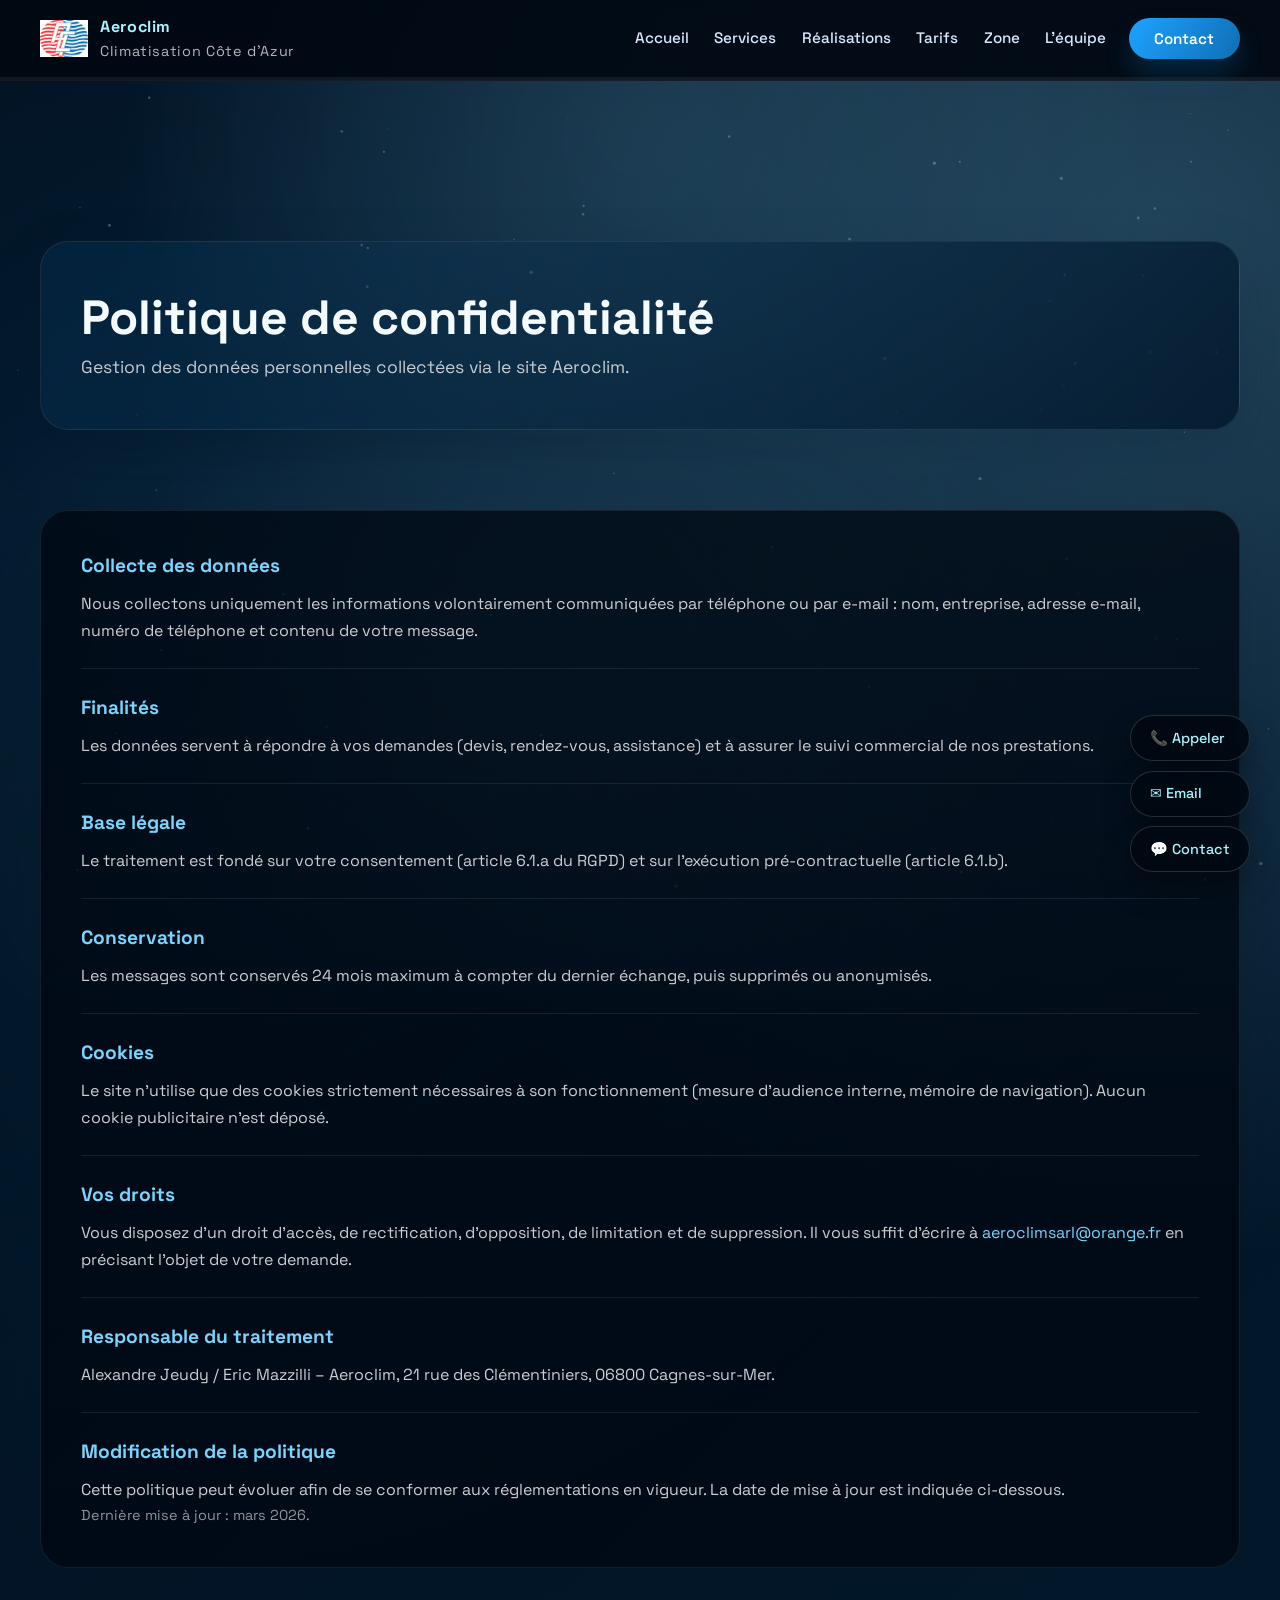
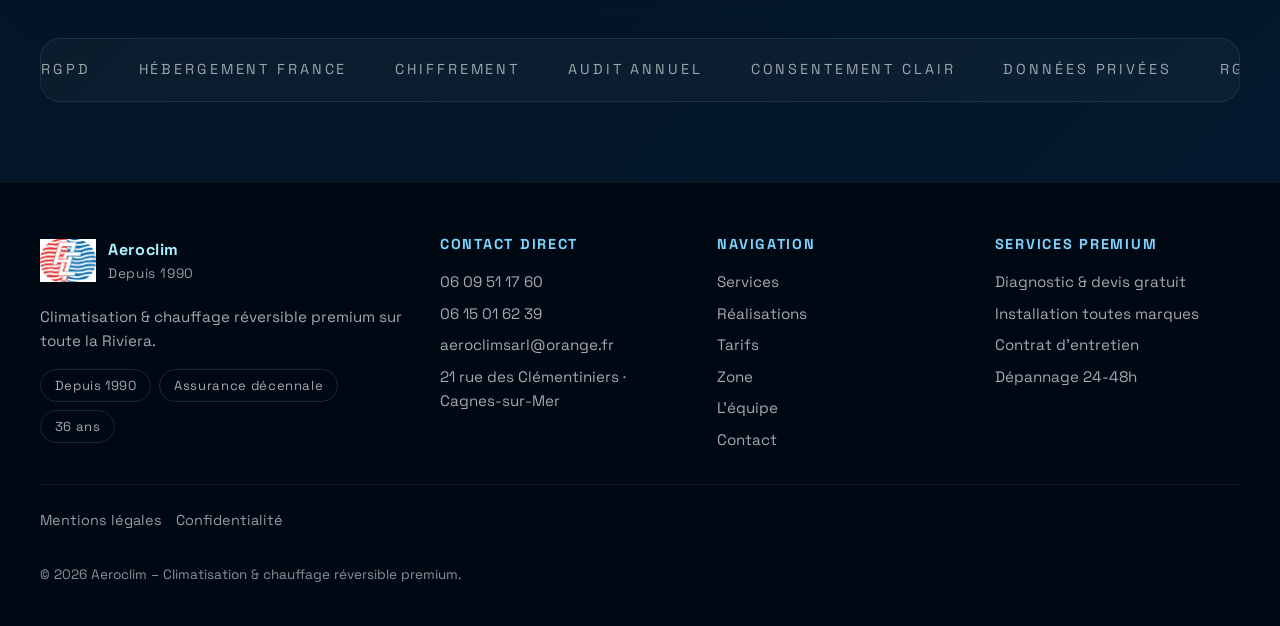
<file: confi.html>
<!DOCTYPE html>
<html lang="fr">
<head>
  <meta charset="UTF-8" />
  <meta name="viewport" content="width=device-width, initial-scale=1" />
  <title>Aeroclim – Politique de confidentialité</title>
  <meta name="description" content="Politique de confidentialité d'Aeroclim : traitement des données personnelles, droits des utilisateurs et contact RGPD." />
  <meta name="theme-color" content="#041830" />
  <link rel="icon" href="logoaeroclim.webp" type="image/webp" />
  <link rel="canonical" href="https://aeroclim.fr/confi.html" />
  <meta property="og:type" content="website" />
  <meta property="og:title" content="Aeroclim – Politique de confidentialité" />
  <meta property="og:description" content="Politique de confidentialité d'Aeroclim." />
  <meta property="og:image" content="https://aeroclim.fr/logoaeroclim.webp" />
  <meta property="og:url" content="https://aeroclim.fr/confi.html" />
  <meta property="og:locale" content="fr_FR" />
  <link rel="stylesheet" href="css.css" />
  <script defer src="app.js"></script>
</head>
<body>
  <header>
    <div class="inner">
      <a class="brand" href="index.html">
        <img src="logoaeroclim.webp" alt="Logo Aeroclim" />
        <div>
          <strong>Aeroclim</strong>
          <div class="brand-tagline">Climatisation Côte d'Azur</div>
        </div>
      </a>
      <div class="header-actions">
        <button class="nav-toggle" aria-label="Ouvrir la navigation" type="button">
          <span></span>
          <span></span>
          <span></span>
        </button>
        <nav>
          <ul>
            <li><a href="index.html">Accueil</a></li>
            <li><a href="services.html">Services</a></li>
            <li><a href="galerie.html">Réalisations</a></li>
            <li><a href="tarifs.html">Tarifs</a></li>
            <li><a href="zone.html">Zone</a></li>
            <li><a href="qui.html">L’équipe</a></li>
            <li><a href="contact.html" class="btn btn-primary">Contact</a></li>
          </ul>
        </nav>
      </div>
    </div>
    <div class="scroll-progress"><span></span></div>
  </header>

  <canvas id="stellar-canvas" aria-hidden="true"></canvas>

  <main>
    <section class="page-hero">
      <h1>Politique de confidentialité</h1>
      <p>Gestion des données personnelles collectées via le site Aeroclim.</p>
    </section>

    <section class="legal mt-section">
      <section>
        <h3>Collecte des données</h3>
        <p>Nous collectons uniquement les informations volontairement communiquées par téléphone ou par e-mail : nom, entreprise, adresse e-mail, numéro de téléphone et contenu de votre message.</p>
      </section>

      <section>
        <h3>Finalités</h3>
        <p>Les données servent à répondre à vos demandes (devis, rendez-vous, assistance) et à assurer le suivi commercial de nos prestations.</p>
      </section>

      <section>
        <h3>Base légale</h3>
        <p>Le traitement est fondé sur votre consentement (article 6.1.a du RGPD) et sur l’exécution pré-contractuelle (article 6.1.b).</p>
      </section>

      <section>
        <h3>Conservation</h3>
        <p>Les messages sont conservés 24 mois maximum à compter du dernier échange, puis supprimés ou anonymisés.</p>
      </section>

      <section>
        <h3>Cookies</h3>
        <p>Le site n’utilise que des cookies strictement nécessaires à son fonctionnement (mesure d’audience interne, mémoire de navigation). Aucun cookie publicitaire n’est déposé.</p>
      </section>

      <section>
        <h3>Vos droits</h3>
        <p>Vous disposez d’un droit d’accès, de rectification, d’opposition, de limitation et de suppression. Il vous suffit d’écrire à <a href="mailto:aeroclimsarl@orange.fr">aeroclimsarl@orange.fr</a> en précisant l’objet de votre demande.</p>
      </section>

      <section>
        <h3>Responsable du traitement</h3>
        <p>Alexandre Jeudy / Eric Mazzilli – Aeroclim, 21 rue des Clémentiniers, 06800 Cagnes-sur-Mer.</p>
      </section>

      <section>
        <h3>Modification de la politique</h3>
        <p>Cette politique peut évoluer afin de se conformer aux réglementations en vigueur. La date de mise à jour est indiquée ci-dessous.</p>
        <p class="legal-note">Dernière mise à jour : mars 2026.</p>
      </section>
    </section>

    <div class="partners-marquee" aria-label="Protection des données">
      <div class="partners-track">
        <span>RGPD</span>
        <span>Hébergement France</span>
        <span>Chiffrement</span>
        <span>Audit annuel</span>
        <span>Consentement clair</span>
        <span>Données privées</span>
        <span>RGPD</span>
        <span>Hébergement France</span>
        <span>Chiffrement</span>
        <span>Audit annuel</span>
        <span>Consentement clair</span>
        <span>Données privées</span>
      </div>
    </div>
  </main>

  <button class="back-to-top" aria-label="Retour en haut" type="button">↑</button>

  <div class="floating-contact">
    <a href="tel:+33609511760" aria-label="Appeler Aeroclim">📞 Appeler</a>
    <a href="mailto:aeroclimsarl@orange.fr" aria-label="Envoyer un email à Aeroclim">✉ Email</a>
    <a href="contact.html" aria-label="Voir les infos contact">💬 Contact</a>
  </div>

  <footer>
    <div class="inner">
      <div class="footer-grid">
        <div class="footer-brand">
          <div class="brand">
            <img src="logoaeroclim.webp" alt="Logo Aeroclim" />
            <div>
              <strong>Aeroclim</strong>
              <div class="footer-since">Depuis 1990</div>
            </div>
          </div>
          <p>Climatisation & chauffage réversible premium sur toute la Riviera.</p>
          <div class="footer-tags">
            <span>Depuis 1990</span>
            <span>Assurance décennale</span>
            <span>36 ans</span>
          </div>
        </div>
        <div class="footer-col">
          <h4>Contact direct</h4>
          <ul>
            <li><a href="tel:+33609511760">06 09 51 17 60</a></li>
            <li><a href="tel:+33615016239">06 15 01 62 39</a></li>
            <li><a href="mailto:aeroclimsarl@orange.fr">aeroclimsarl@orange.fr</a></li>
            <li>21 rue des Clémentiniers · Cagnes-sur-Mer</li>
          </ul>
        </div>
        <div class="footer-col">
          <h4>Navigation</h4>
          <ul>
            <li><a href="services.html">Services</a></li>
            <li><a href="galerie.html">Réalisations</a></li>
            <li><a href="tarifs.html">Tarifs</a></li>
            <li><a href="zone.html">Zone</a></li>
            <li><a href="qui.html">L’équipe</a></li>
            <li><a href="contact.html">Contact</a></li>
          </ul>
        </div>
        <div class="footer-col">
          <h4>Services premium</h4>
          <ul>
            <li>Diagnostic & devis gratuit</li>
            <li>Installation toutes marques</li>
            <li>Contrat d'entretien</li>
            <li>Dépannage 24-48h</li>
          </ul>
        </div>
      </div>
      <div class="footer-meta">
        <div class="footer-links">
          <a href="mentions.html">Mentions légales</a>
          <a href="confi.html" class="active">Confidentialité</a>
        </div>
      </div>
      <p class="foot-note">© 2026 Aeroclim – Climatisation & chauffage réversible premium.</p>
    </div>
  </footer>
</body>
</html>
</file>
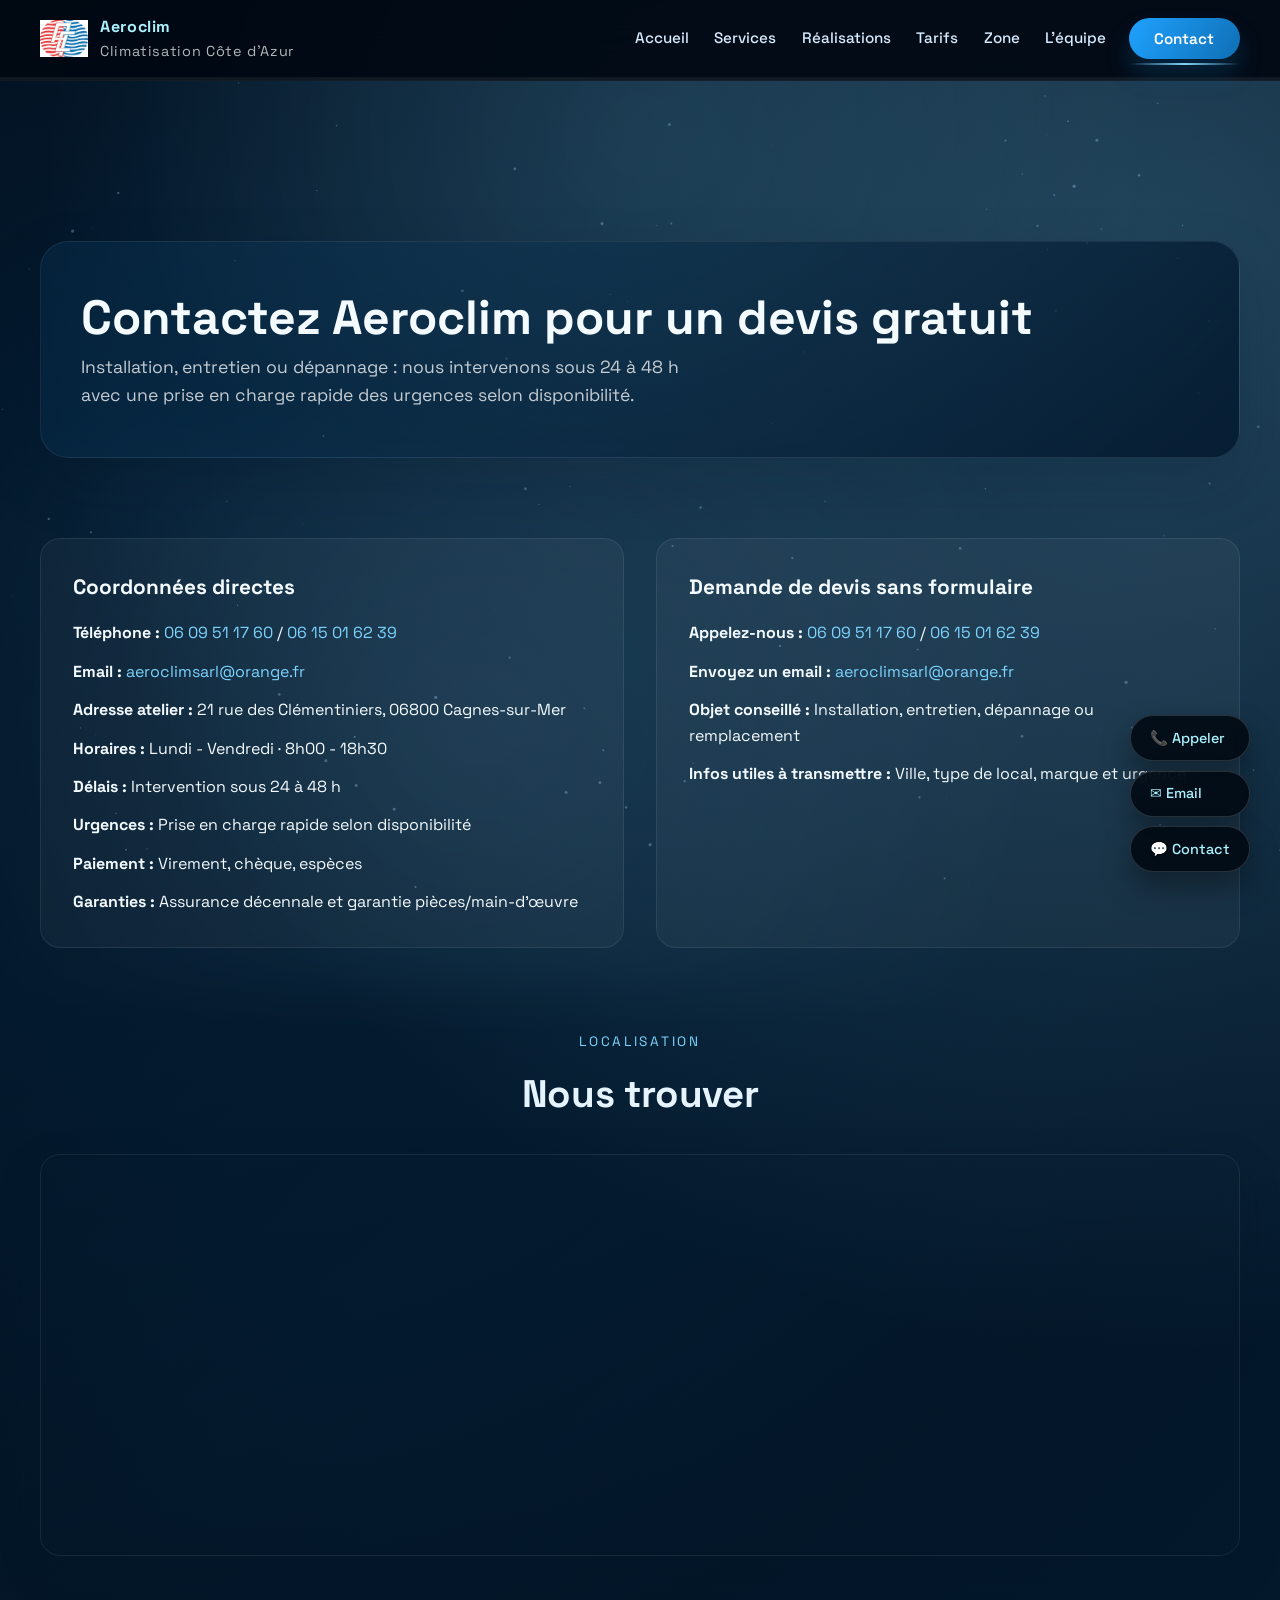
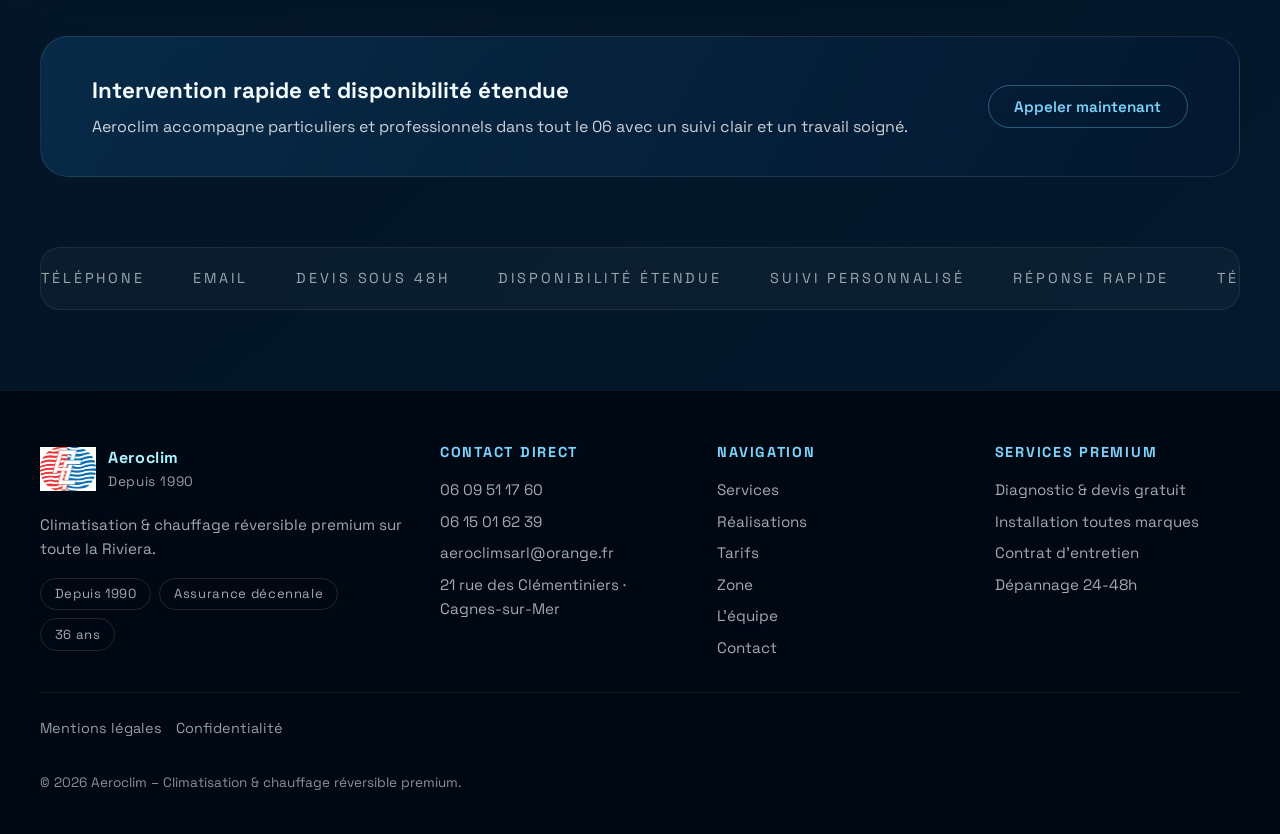
<file: contact.html>
<!DOCTYPE html>
<html lang="fr">
<head>
  <meta charset="UTF-8" />
  <meta name="viewport" content="width=device-width, initial-scale=1.0" />
  <title>Aeroclim – Contact & devis</title>
  <meta name="description" content="Contactez Aeroclim pour un devis climatisation, une maintenance ou un dépannage urgent sur la Côte d’Azur." />  <meta name="theme-color" content="#041830" />
  <link rel="icon" href="logoaeroclim.webp" type="image/webp" />
  <link rel="canonical" href="https://aeroclim.fr/contact.html" />
  <meta property="og:type" content="website" />
  <meta property="og:title" content="Aeroclim – Contact & devis" />
  <meta property="og:description" content="Contactez Aeroclim pour un devis climatisation, une maintenance ou un dépannage urgent sur la Côte d'Azur." />
  <meta property="og:image" content="https://aeroclim.fr/logoaeroclim.webp" />
  <meta property="og:url" content="https://aeroclim.fr/contact.html" />
  <meta property="og:locale" content="fr_FR" />  <link rel="stylesheet" href="css.css" />
  <script defer src="app.js"></script>
</head>
<body>
  <header>
    <div class="inner">
      <a class="brand" href="index.html">
        <img src="logoaeroclim.webp" alt="Logo Aeroclim" />
        <div>
          <strong>Aeroclim</strong>
          <div class="brand-tagline">Climatisation Côte d'Azur</div>
        </div>
      </a>
      <div class="header-actions">
        <button class="nav-toggle" aria-label="Ouvrir la navigation" type="button">
          <span></span>
          <span></span>
          <span></span>
        </button>
        <nav>
          <ul>
            <li><a href="index.html">Accueil</a></li>
            <li><a href="services.html">Services</a></li>
            <li><a href="galerie.html">Réalisations</a></li>
            <li><a href="tarifs.html">Tarifs</a></li>
            <li><a href="zone.html">Zone</a></li>
            <li><a href="qui.html">L’équipe</a></li>
            <li><a href="contact.html" class="btn btn-primary active">Contact</a></li>
          </ul>
        </nav>
      </div>
    </div>
    <div class="scroll-progress"><span></span></div>
  </header>

  <canvas id="stellar-canvas" aria-hidden="true"></canvas>

  <main>
    <section class="page-hero">
      <h1>Contactez Aeroclim pour un devis gratuit</h1>
      <p>Installation, entretien ou dépannage : nous intervenons sous 24 à 48 h avec une prise en charge rapide des urgences selon disponibilité.</p>
    </section>

    <section class="contact mt-section">
      <article class="contact-card">
        <h3>Coordonnées directes</h3>
        <ul>
          <li><strong>Téléphone :</strong> <a href="tel:+33609511760">06 09 51 17 60</a> / <a href="tel:+33615016239">06 15 01 62 39</a></li>
          <li><strong>Email :</strong> <a href="mailto:aeroclimsarl@orange.fr">aeroclimsarl@orange.fr</a></li>
          <li><strong>Adresse atelier :</strong> 21 rue des Clémentiniers, 06800 Cagnes-sur-Mer</li>
          <li><strong>Horaires :</strong> Lundi - Vendredi · 8h00 - 18h30</li>
          <li><strong>Délais :</strong> Intervention sous 24 à 48 h</li>
          <li><strong>Urgences :</strong> Prise en charge rapide selon disponibilité</li>
          <li><strong>Paiement :</strong> Virement, chèque, espèces</li>
          <li><strong>Garanties :</strong> Assurance décennale et garantie pièces/main-d'œuvre</li>
        </ul>
      </article>
      <article class="contact-card">
        <h3>Demande de devis sans formulaire</h3>
        <ul>
          <li><strong>Appelez-nous :</strong> <a href="tel:+33609511760">06 09 51 17 60</a> / <a href="tel:+33615016239">06 15 01 62 39</a></li>
          <li><strong>Envoyez un email :</strong> <a href="mailto:aeroclimsarl@orange.fr">aeroclimsarl@orange.fr</a></li>
          <li><strong>Objet conseillé :</strong> Installation, entretien, dépannage ou remplacement</li>
          <li><strong>Infos utiles à transmettre :</strong> Ville, type de local, marque et urgence</li>
        </ul>
      </article>
    </section>

    <div class="section-heading mt-section">
      <span>Localisation</span>
      <h3>Nous trouver</h3>
    </div>
    <div class="map-embed">
      <iframe
        src="https://www.google.com/maps/embed?pb=!1m18!1m12!1m3!1d2885.5!2d7.1482!3d43.6636!2m3!1f0!2f0!3f0!3m2!1i1024!2i768!4f13.1!3m3!1m2!1s0x12cdd0106a852d31%3A0x4c090517e7f8340!2s21%20Rue%20des%20Cl%C3%A9mentiniers%2C%2006800%20Cagnes-sur-Mer!5e0!3m2!1sfr!2sfr!4v1700000000000!5m2!1sfr!2sfr"
        width="100%" height="400"
        style="border:0;border-radius:var(--radius-lg);"
        allowfullscreen="" loading="lazy"
        referrerpolicy="no-referrer-when-downgrade"
        title="Localisation Aeroclim – 21 rue des Clémentiniers, Cagnes-sur-Mer">
      </iframe>
    </div>

    <section class="cta-strip">
      <div>
        <h3>Intervention rapide et disponibilité étendue</h3>
        <p>Aeroclim accompagne particuliers et professionnels dans tout le 06 avec un suivi clair et un travail soigné.</p>
      </div>
      <a class="btn btn-outline" href="tel:+33609511760">Appeler maintenant</a>
    </section>

    <div class="partners-marquee" aria-label="Conciergerie Aeroclim">
      <div class="partners-track">
        <span>Téléphone</span>
        <span>Email</span>
        <span>Devis sous 48h</span>
        <span>Disponibilité étendue</span>
        <span>Suivi personnalisé</span>
        <span>Réponse rapide</span>
        <span>Téléphone</span>
        <span>Email</span>
        <span>Devis sous 48h</span>
        <span>Disponibilité étendue</span>
        <span>Suivi personnalisé</span>
        <span>Réponse rapide</span>
      </div>
    </div>
  </main>

  <button class="back-to-top" aria-label="Retour en haut" type="button">↑</button>

  <div class="floating-contact">
    <a href="tel:+33609511760" aria-label="Appeler Aeroclim">📞 Appeler</a>
    <a href="mailto:aeroclimsarl@orange.fr" aria-label="Envoyer un email à Aeroclim">✉ Email</a>
    <a href="contact.html" aria-label="Voir les infos contact">💬 Contact</a>
  </div>

  <footer>
    <div class="inner">
      <div class="footer-grid">
        <div class="footer-brand">
          <div class="brand">
            <img src="logoaeroclim.webp" alt="Logo Aeroclim" />
            <div>
              <strong>Aeroclim</strong>
              <div class="footer-since">Depuis 1990</div>
            </div>
          </div>
          <p>Climatisation & chauffage réversible premium sur toute la Riviera.</p>
          <div class="footer-tags">
            <span>Depuis 1990</span>
            <span>Assurance décennale</span>
            <span>36 ans</span>
          </div>
        </div>
        <div class="footer-col">
          <h4>Contact direct</h4>
          <ul>
            <li><a href="tel:+33609511760">06 09 51 17 60</a></li>
            <li><a href="tel:+33615016239">06 15 01 62 39</a></li>
            <li><a href="mailto:aeroclimsarl@orange.fr">aeroclimsarl@orange.fr</a></li>
            <li>21 rue des Clémentiniers · Cagnes-sur-Mer</li>
          </ul>
        </div>
        <div class="footer-col">
          <h4>Navigation</h4>
          <ul>
            <li><a href="services.html">Services</a></li>
            <li><a href="galerie.html">Réalisations</a></li>
            <li><a href="tarifs.html">Tarifs</a></li>
            <li><a href="zone.html">Zone</a></li>
            <li><a href="qui.html">L’équipe</a></li>
            <li><a href="contact.html">Contact</a></li>
          </ul>
        </div>
        <div class="footer-col">
          <h4>Services premium</h4>
          <ul>
            <li>Diagnostic & devis gratuit</li>
            <li>Installation toutes marques</li>
            <li>Contrat d'entretien</li>
            <li>Dépannage 24-48h</li>
          </ul>
        </div>
      </div>
      <div class="footer-meta">
        <div class="footer-links">
          <a href="mentions.html">Mentions légales</a>
          <a href="confi.html">Confidentialité</a>
        </div>
      </div>
      <p class="foot-note">© 2026 Aeroclim – Climatisation & chauffage réversible premium.</p>
    </div>
  </footer>
</body>
</html>
</file>
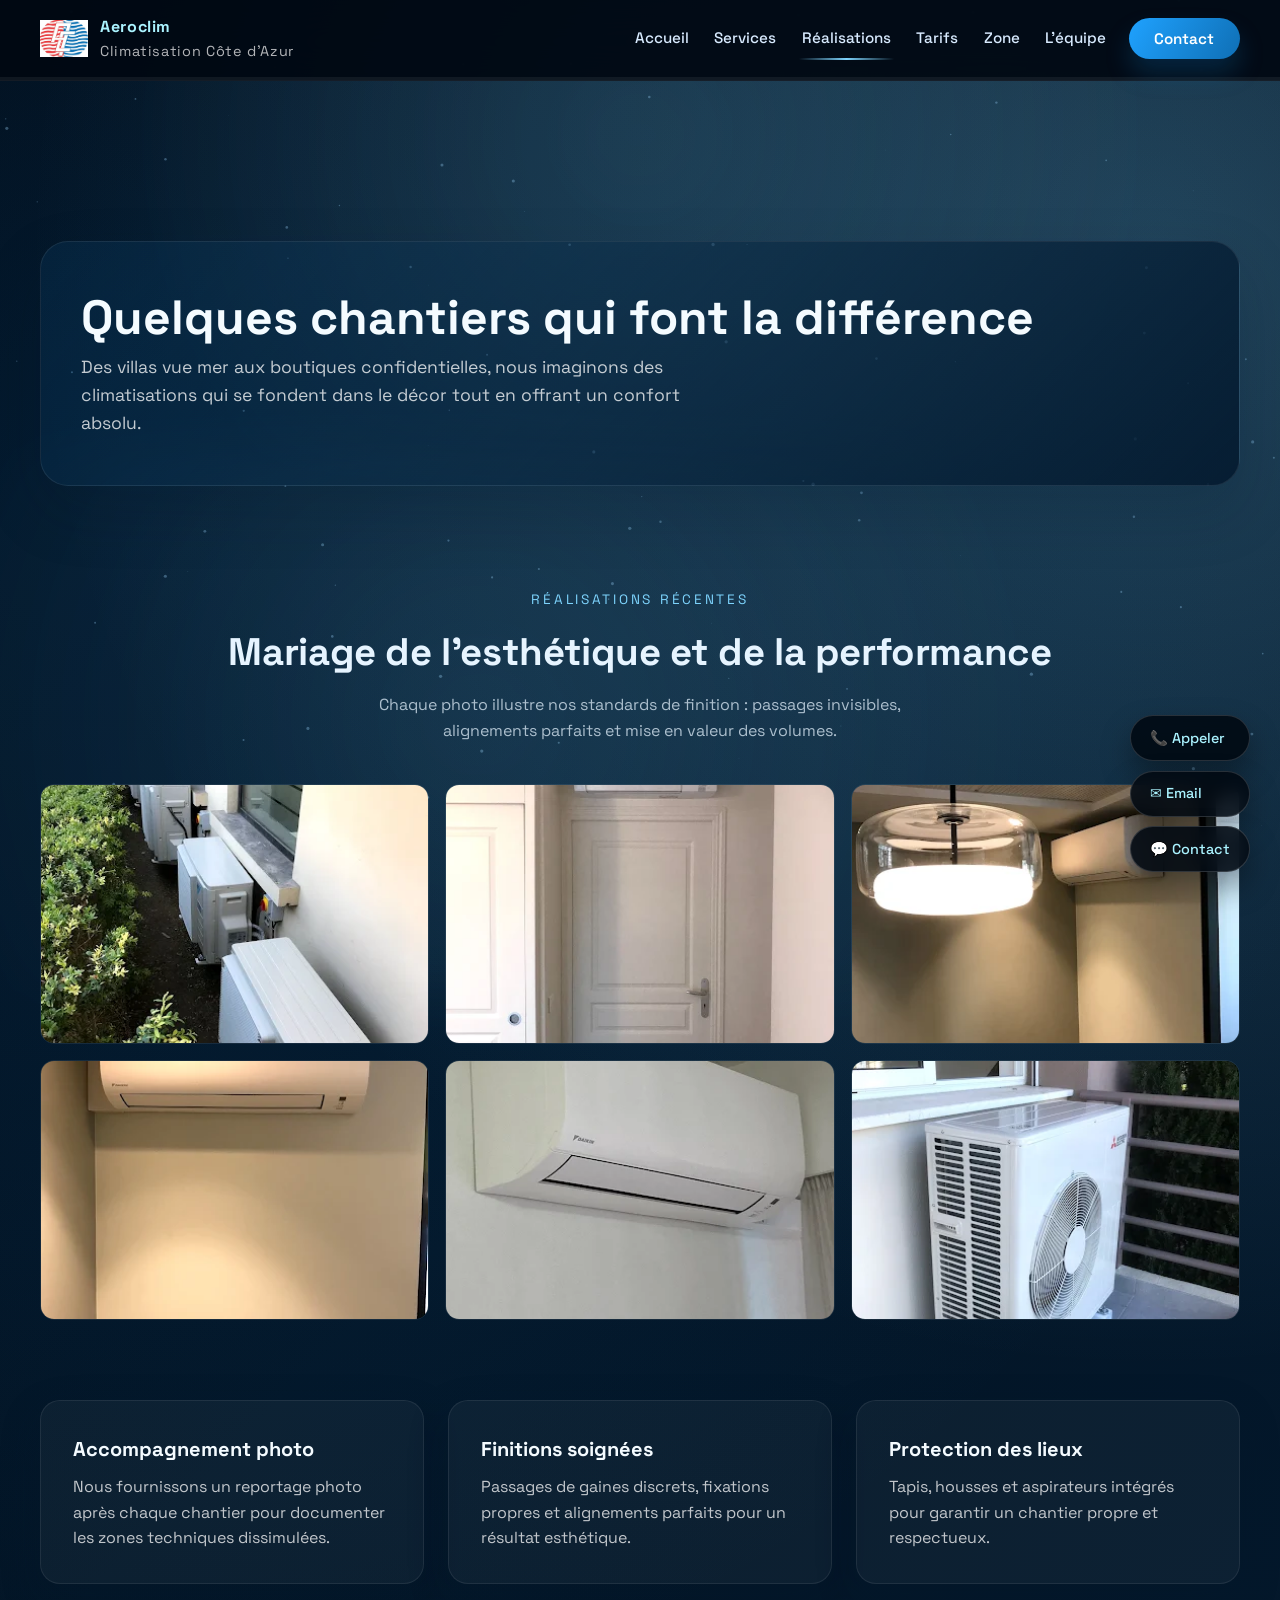
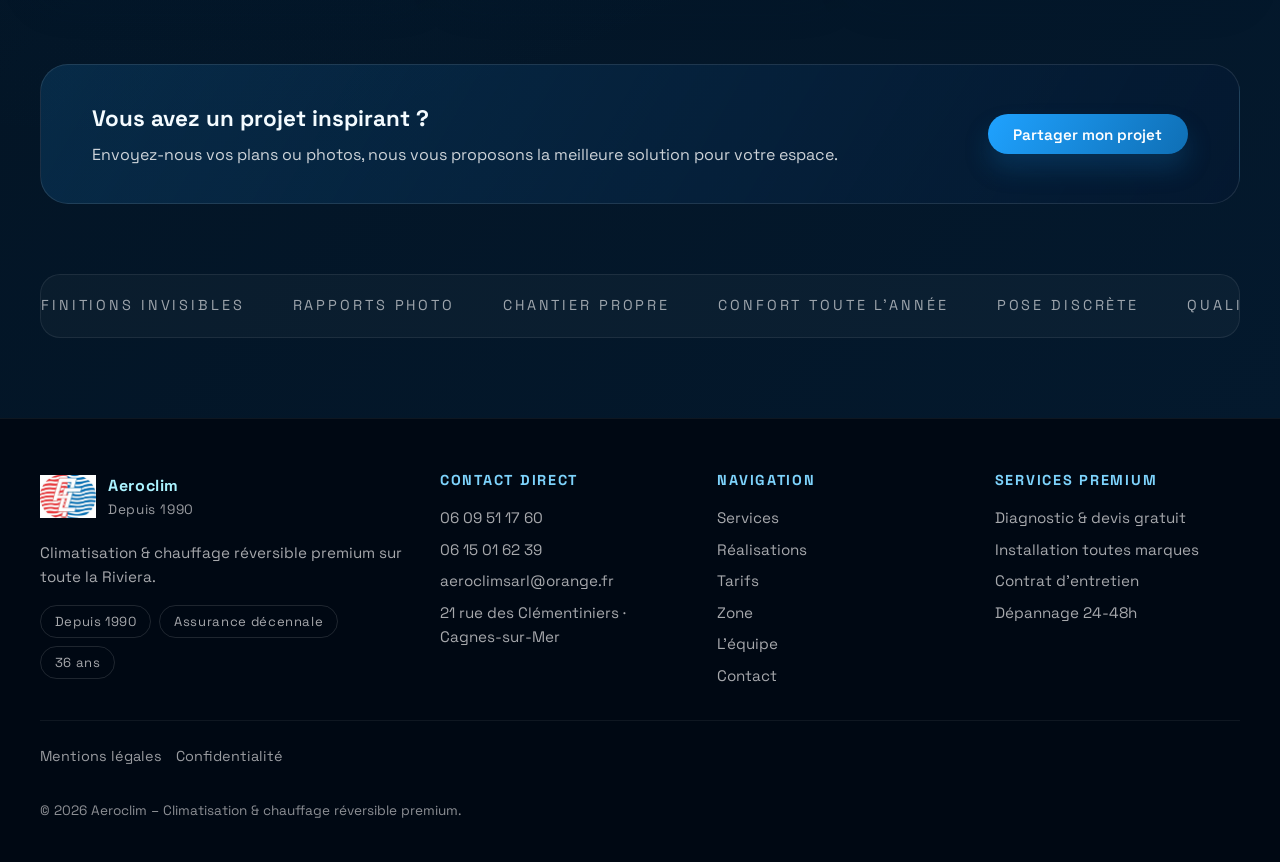
<file: galerie.html>
<!DOCTYPE html>
<html lang="fr">
<head>
  <meta charset="UTF-8" />
  <meta name="viewport" content="width=device-width, initial-scale=1.0" />
  <title>Aeroclim – Réalisations & inspirations</title>
  <meta name="description" content="Découvrez des chantiers Aeroclim : villas, commerces et bureaux équipés de climatisations discrètes et performantes." />
  <meta name="theme-color" content="#041830" />
  <link rel="icon" href="logoaeroclim.webp" type="image/webp" />
  <link rel="canonical" href="https://aeroclim.fr/galerie.html" />
  <meta property="og:type" content="website" />
  <meta property="og:title" content="Aeroclim – Réalisations & inspirations" />
  <meta property="og:description" content="Découvrez des chantiers Aeroclim : villas, commerces et bureaux équipés de climatisations discrètes et performantes." />
  <meta property="og:image" content="https://aeroclim.fr/logoaeroclim.webp" />
  <meta property="og:url" content="https://aeroclim.fr/galerie.html" />
  <meta property="og:locale" content="fr_FR" />
  <link rel="stylesheet" href="css.css" />
  <script defer src="app.js"></script>
</head>
<body>
  <header>
    <div class="inner">
      <a class="brand" href="index.html">
        <img src="logoaeroclim.webp" alt="Logo Aeroclim" />
        <div>
          <strong>Aeroclim</strong>
          <div class="brand-tagline">Climatisation Côte d'Azur</div>
        </div>
      </a>
      <div class="header-actions">
        <button class="nav-toggle" aria-label="Ouvrir la navigation" type="button">
          <span></span>
          <span></span>
          <span></span>
        </button>
        <nav>
          <ul>
            <li><a href="index.html">Accueil</a></li>
            <li><a href="services.html">Services</a></li>
            <li><a href="galerie.html" class="active">Réalisations</a></li>
            <li><a href="tarifs.html">Tarifs</a></li>
            <li><a href="zone.html">Zone</a></li>
            <li><a href="qui.html">L’équipe</a></li>
            <li><a href="contact.html" class="btn btn-primary">Contact</a></li>
          </ul>
        </nav>
      </div>
    </div>
    <div class="scroll-progress"><span></span></div>
  </header>

  <canvas id="stellar-canvas" aria-hidden="true"></canvas>

  <main>
    <section class="page-hero">
      <h1>Quelques chantiers qui font la différence</h1>
      <p>Des villas vue mer aux boutiques confidentielles, nous imaginons des climatisations qui se fondent dans le décor tout en offrant un confort absolu.</p>
    </section>

    <div class="section-heading">
      <span>Réalisations récentes</span>
      <h3>Mariage de l’esthétique et de la performance</h3>
      <p>Chaque photo illustre nos standards de finition : passages invisibles, alignements parfaits et mise en valeur des volumes.</p>
    </div>

    <section class="gallery-grid">
      <img src="Exemple1.webp" alt="Salon contemporain climatisé par Aeroclim" />
      <img src="Exemple2.webp" alt="Unité extérieure discrète installée sur terrasse" />
      <img src="Exemple3.webp" alt="Climatisation intégrée dans un open-space lumineux" />
      <img src="Exemple4.webp" alt="Pose gainable invisible dans une suite parentale" />
      <img src="Exemple5.webp" alt="Installation multi-split pour boutique luxe" />
      <img src="Exemple6.webp" alt="Climatisation haut de gamme dans un restaurant" />
    </section>

    <section class="card-grid mt-section">
      <article class="card">
        <h4>Accompagnement photo</h4>
        <p>Nous fournissons un reportage photo après chaque chantier pour documenter les zones techniques dissimulées.</p>
      </article>
      <article class="card">
        <h4>Finitions soignées</h4>
        <p>Passages de gaines discrets, fixations propres et alignements parfaits pour un résultat esthétique.</p>
      </article>
      <article class="card">
        <h4>Protection des lieux</h4>
        <p>Tapis, housses et aspirateurs intégrés pour garantir un chantier propre et respectueux.</p>
      </article>
    </section>

    <section class="cta-strip">
      <div>
        <h3>Vous avez un projet inspirant ?</h3>
        <p>Envoyez-nous vos plans ou photos, nous vous proposons la meilleure solution pour votre espace.</p>
      </div>
      <a class="btn btn-primary" href="contact.html">Partager mon projet</a>
    </section>

    <div class="partners-marquee" aria-label="Nos atouts">
      <div class="partners-track">
        <span>Finitions invisibles</span>
        <span>Rapports photo</span>
        <span>Chantier propre</span>
        <span>Confort toute l'année</span>
        <span>Pose discrète</span>
        <span>Qualité premium</span>
        <span>Finitions invisibles</span>
        <span>Rapports photo</span>
        <span>Chantier propre</span>
        <span>Confort toute l'année</span>
        <span>Pose discrète</span>
        <span>Qualité premium</span>
      </div>
    </div>
  </main>

  <button class="back-to-top" aria-label="Retour en haut" type="button">↑</button>

  <div class="floating-contact">
    <a href="tel:+33609511760" aria-label="Appeler Aeroclim">📞 Appeler</a>
    <a href="mailto:aeroclimsarl@orange.fr" aria-label="Envoyer un email à Aeroclim">✉ Email</a>
    <a href="contact.html" aria-label="Voir les infos contact">💬 Contact</a>
  </div>

  <footer>
    <div class="inner">
      <div class="footer-grid">
        <div class="footer-brand">
          <div class="brand">
            <img src="logoaeroclim.webp" alt="Logo Aeroclim" />
            <div>
              <strong>Aeroclim</strong>
              <div class="footer-since">Depuis 1990</div>
            </div>
          </div>
          <p>Climatisation & chauffage réversible premium sur toute la Riviera.</p>
          <div class="footer-tags">
            <span>Depuis 1990</span>
            <span>Assurance décennale</span>
            <span>36 ans</span>
          </div>
        </div>
        <div class="footer-col">
          <h4>Contact direct</h4>
          <ul>
            <li><a href="tel:+33609511760">06 09 51 17 60</a></li>
            <li><a href="tel:+33615016239">06 15 01 62 39</a></li>
            <li><a href="mailto:aeroclimsarl@orange.fr">aeroclimsarl@orange.fr</a></li>
            <li>21 rue des Clémentiniers · Cagnes-sur-Mer</li>
          </ul>
        </div>
        <div class="footer-col">
          <h4>Navigation</h4>
          <ul>
            <li><a href="services.html">Services</a></li>
            <li><a href="galerie.html">Réalisations</a></li>
            <li><a href="tarifs.html">Tarifs</a></li>
            <li><a href="zone.html">Zone</a></li>
            <li><a href="qui.html">L’équipe</a></li>
            <li><a href="contact.html">Contact</a></li>
          </ul>
        </div>
        <div class="footer-col">
          <h4>Services premium</h4>
          <ul>
            <li>Diagnostic & devis gratuit</li>
            <li>Installation toutes marques</li>
            <li>Contrat d'entretien</li>
            <li>Dépannage 24-48h</li>
          </ul>
        </div>
      </div>
      <div class="footer-meta">
        <div class="footer-links">
          <a href="mentions.html">Mentions légales</a>
          <a href="confi.html">Confidentialité</a>
        </div>
      </div>
      <p class="foot-note">© 2026 Aeroclim – Climatisation & chauffage réversible premium.</p>
    </div>
  </footer>
</body>
</html>
</file>
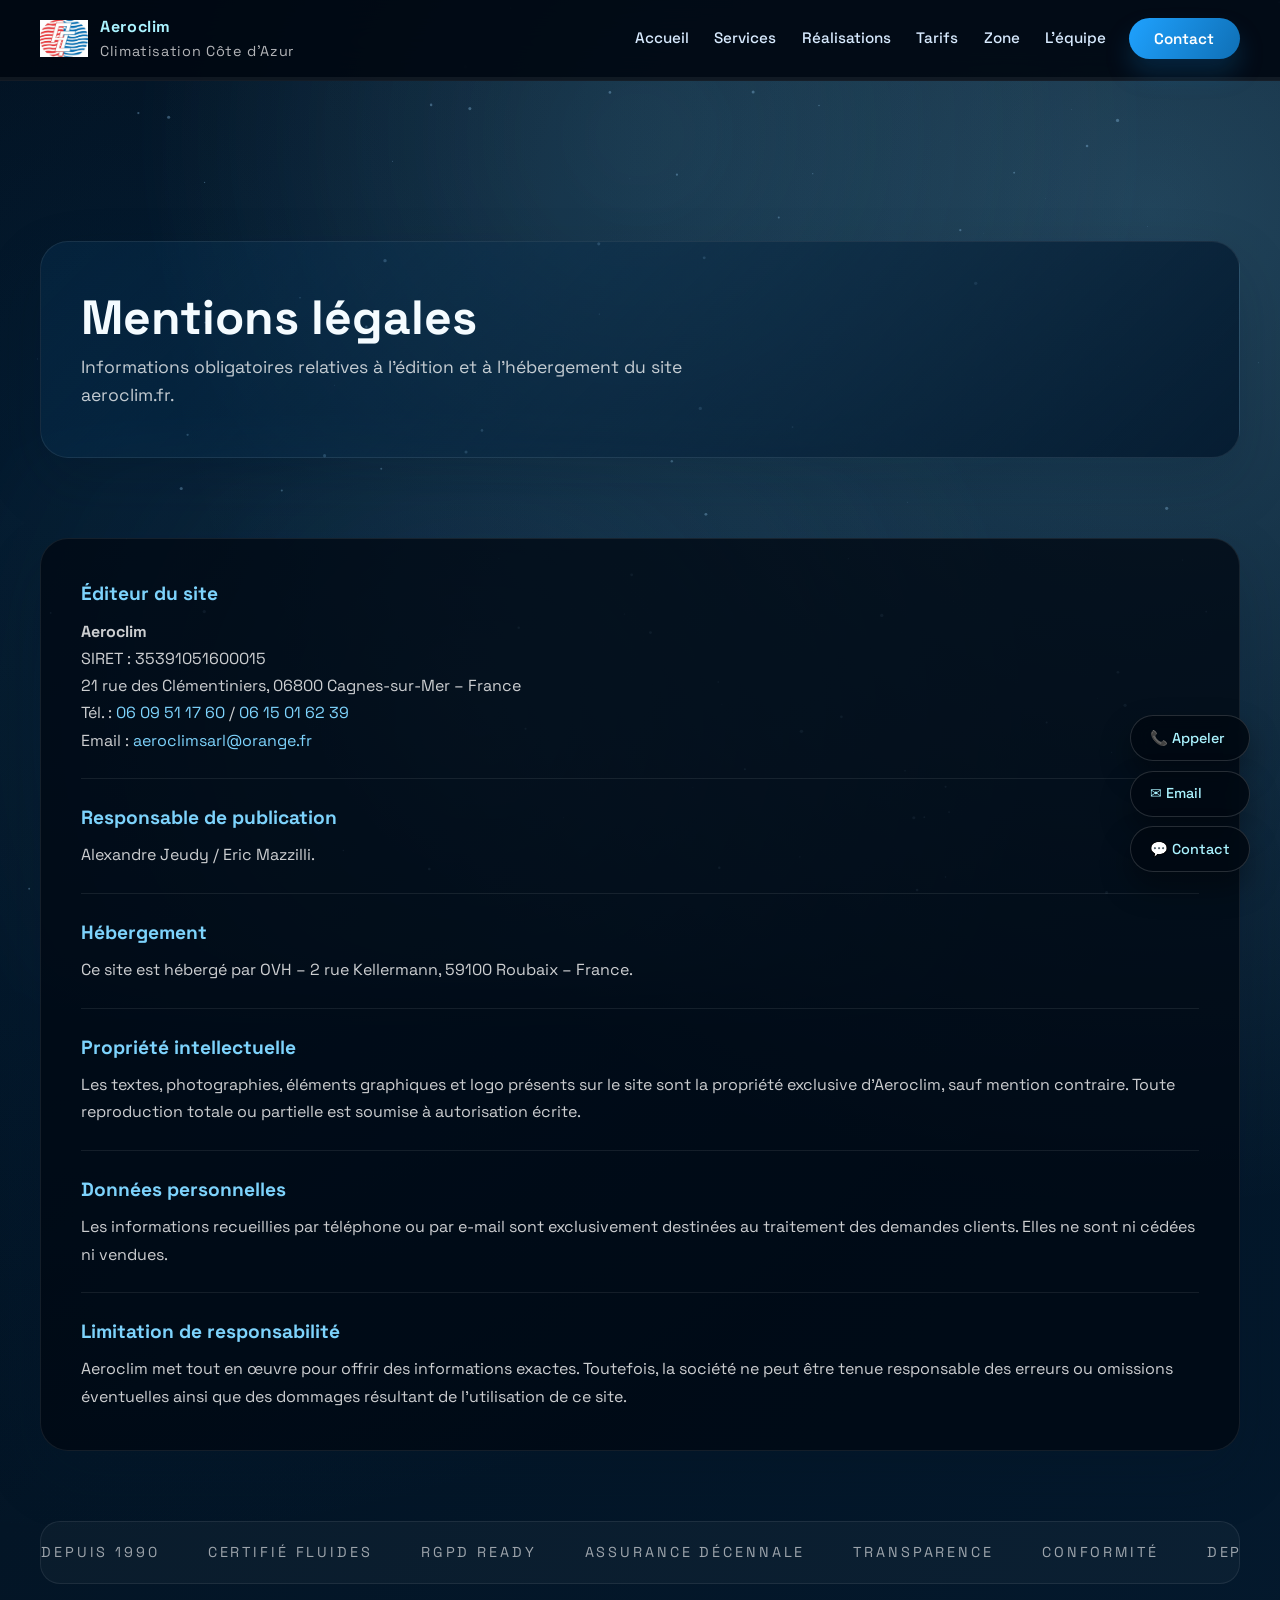
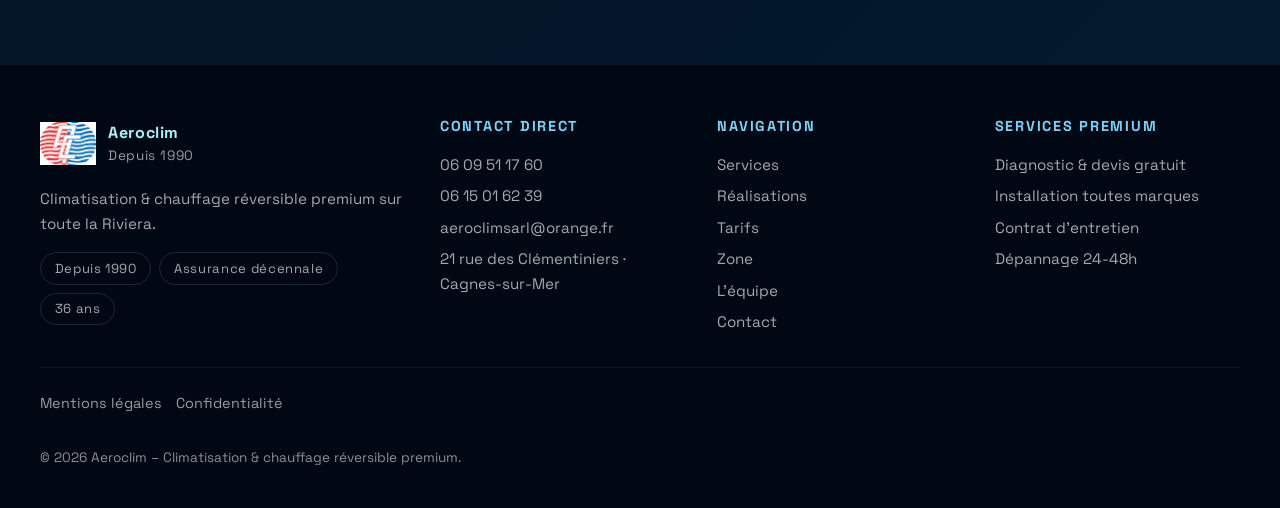
<file: mentions.html>
<!DOCTYPE html>
<html lang="fr">
<head>
  <meta charset="UTF-8" />
  <meta name="viewport" content="width=device-width, initial-scale=1" />
  <title>Aeroclim – Mentions légales</title>
  <meta name="description" content="Mentions légales du site Aeroclim : informations sur l'éditeur, l'hébergement et les conditions d'utilisation." />
  <meta name="theme-color" content="#041830" />
  <link rel="icon" href="logoaeroclim.webp" type="image/webp" />
  <link rel="canonical" href="https://aeroclim.fr/mentions.html" />
  <meta property="og:type" content="website" />
  <meta property="og:title" content="Aeroclim – Mentions légales" />
  <meta property="og:description" content="Mentions légales du site Aeroclim." />
  <meta property="og:image" content="https://aeroclim.fr/logoaeroclim.webp" />
  <meta property="og:url" content="https://aeroclim.fr/mentions.html" />
  <meta property="og:locale" content="fr_FR" />
  <link rel="stylesheet" href="css.css" />
  <script defer src="app.js"></script>
</head>
<body>
  <header>
    <div class="inner">
      <a class="brand" href="index.html">
        <img src="logoaeroclim.webp" alt="Logo Aeroclim" />
        <div>
          <strong>Aeroclim</strong>
          <div class="brand-tagline">Climatisation Côte d'Azur</div>
        </div>
      </a>
      <div class="header-actions">
        <button class="nav-toggle" aria-label="Ouvrir la navigation" type="button">
          <span></span>
          <span></span>
          <span></span>
        </button>
        <nav>
          <ul>
            <li><a href="index.html">Accueil</a></li>
            <li><a href="services.html">Services</a></li>
            <li><a href="galerie.html">Réalisations</a></li>
            <li><a href="tarifs.html">Tarifs</a></li>
            <li><a href="zone.html">Zone</a></li>
            <li><a href="qui.html">L’équipe</a></li>
            <li><a href="contact.html" class="btn btn-primary">Contact</a></li>
          </ul>
        </nav>
      </div>
    </div>
    <div class="scroll-progress"><span></span></div>
  </header>

  <canvas id="stellar-canvas" aria-hidden="true"></canvas>

  <main>
    <section class="page-hero">
      <h1>Mentions légales</h1>
      <p>Informations obligatoires relatives à l’édition et à l’hébergement du site aeroclim.fr.</p>
    </section>

    <section class="legal mt-section">
      <section>
        <h3>Éditeur du site</h3>
        <p>
          <strong>Aeroclim</strong><br />
          SIRET : 35391051600015<br />
          21 rue des Clémentiniers, 06800 Cagnes-sur-Mer – France<br />
          Tél. : <a href="tel:+33609511760">06 09 51 17 60</a> / <a href="tel:+33615016239">06 15 01 62 39</a><br />
          Email : <a href="mailto:aeroclimsarl@orange.fr">aeroclimsarl@orange.fr</a>
        </p>
      </section>

      <section>
        <h3>Responsable de publication</h3>
        <p>Alexandre Jeudy / Eric Mazzilli.</p>
      </section>

      <section>
        <h3>Hébergement</h3>
        <p>Ce site est hébergé par OVH – 2 rue Kellermann, 59100 Roubaix – France.</p>
      </section>

      <section>
        <h3>Propriété intellectuelle</h3>
        <p>Les textes, photographies, éléments graphiques et logo présents sur le site sont la propriété exclusive d’Aeroclim, sauf mention contraire. Toute reproduction totale ou partielle est soumise à autorisation écrite.</p>
      </section>

      <section>
        <h3>Données personnelles</h3>
        <p>Les informations recueillies par téléphone ou par e-mail sont exclusivement destinées au traitement des demandes clients. Elles ne sont ni cédées ni vendues.</p>
      </section>

      <section>
        <h3>Limitation de responsabilité</h3>
        <p>Aeroclim met tout en œuvre pour offrir des informations exactes. Toutefois, la société ne peut être tenue responsable des erreurs ou omissions éventuelles ainsi que des dommages résultant de l’utilisation de ce site.</p>
      </section>
    </section>

    <div class="partners-marquee" aria-label="Conformité Aeroclim">
      <div class="partners-track">
        <span>Depuis 1990</span>
        <span>Certifié fluides</span>
        <span>RGPD ready</span>
        <span>Assurance décennale</span>
        <span>Transparence</span>
        <span>Conformité</span>
        <span>Depuis 1990</span>
        <span>Certifié fluides</span>
        <span>RGPD</span>
        <span>Assurance décennale</span>
        <span>Transparence</span>
        <span>Conformité</span>
      </div>
    </div>
  </main>

  <button class="back-to-top" aria-label="Retour en haut" type="button">↑</button>

  <div class="floating-contact">
    <a href="tel:+33609511760" aria-label="Appeler Aeroclim">📞 Appeler</a>
    <a href="mailto:aeroclimsarl@orange.fr" aria-label="Envoyer un email à Aeroclim">✉ Email</a>
    <a href="contact.html" aria-label="Voir les infos contact">💬 Contact</a>
  </div>

  <footer>
    <div class="inner">
      <div class="footer-grid">
        <div class="footer-brand">
          <div class="brand">
            <img src="logoaeroclim.webp" alt="Logo Aeroclim" />
            <div>
              <strong>Aeroclim</strong>
              <div class="footer-since">Depuis 1990</div>
            </div>
          </div>
          <p>Climatisation & chauffage réversible premium sur toute la Riviera.</p>
          <div class="footer-tags">
            <span>Depuis 1990</span>
            <span>Assurance décennale</span>
            <span>36 ans</span>
          </div>
        </div>
        <div class="footer-col">
          <h4>Contact direct</h4>
          <ul>
            <li><a href="tel:+33609511760">06 09 51 17 60</a></li>
            <li><a href="tel:+33615016239">06 15 01 62 39</a></li>
            <li><a href="mailto:aeroclimsarl@orange.fr">aeroclimsarl@orange.fr</a></li>
            <li>21 rue des Clémentiniers · Cagnes-sur-Mer</li>
          </ul>
        </div>
        <div class="footer-col">
          <h4>Navigation</h4>
          <ul>
            <li><a href="services.html">Services</a></li>
            <li><a href="galerie.html">Réalisations</a></li>
            <li><a href="tarifs.html">Tarifs</a></li>
            <li><a href="zone.html">Zone</a></li>
            <li><a href="qui.html">L’équipe</a></li>
            <li><a href="contact.html">Contact</a></li>
          </ul>
        </div>
        <div class="footer-col">
          <h4>Services premium</h4>
          <ul>
            <li>Diagnostic & devis gratuit</li>
            <li>Installation toutes marques</li>
            <li>Contrat d'entretien</li>
            <li>Dépannage 24-48h</li>
          </ul>
        </div>
      </div>
      <div class="footer-meta">
        <div class="footer-links">
          <a href="mentions.html" class="active">Mentions légales</a>
          <a href="confi.html">Confidentialité</a>
        </div>
      </div>
      <p class="foot-note">© 2026 Aeroclim – Climatisation & chauffage réversible premium.</p>
    </div>
  </footer>
</body>
</html>
</file>
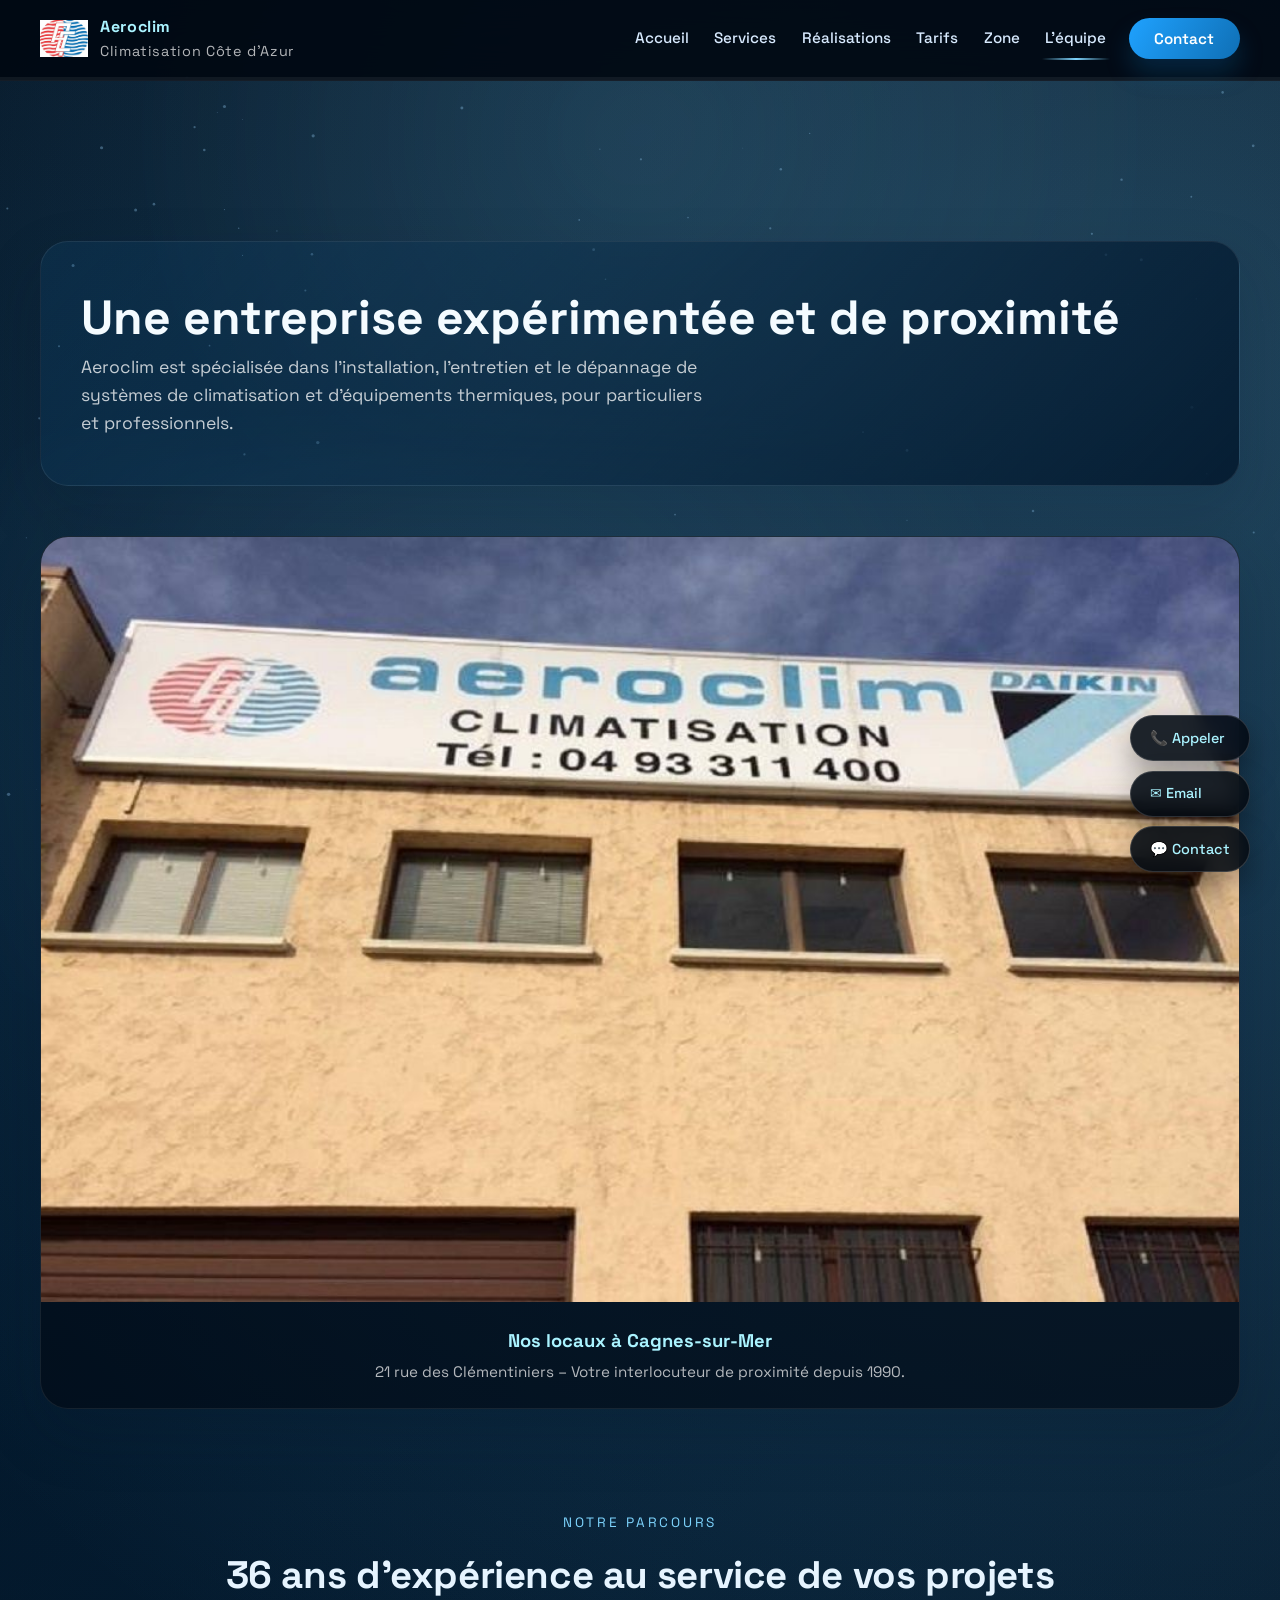
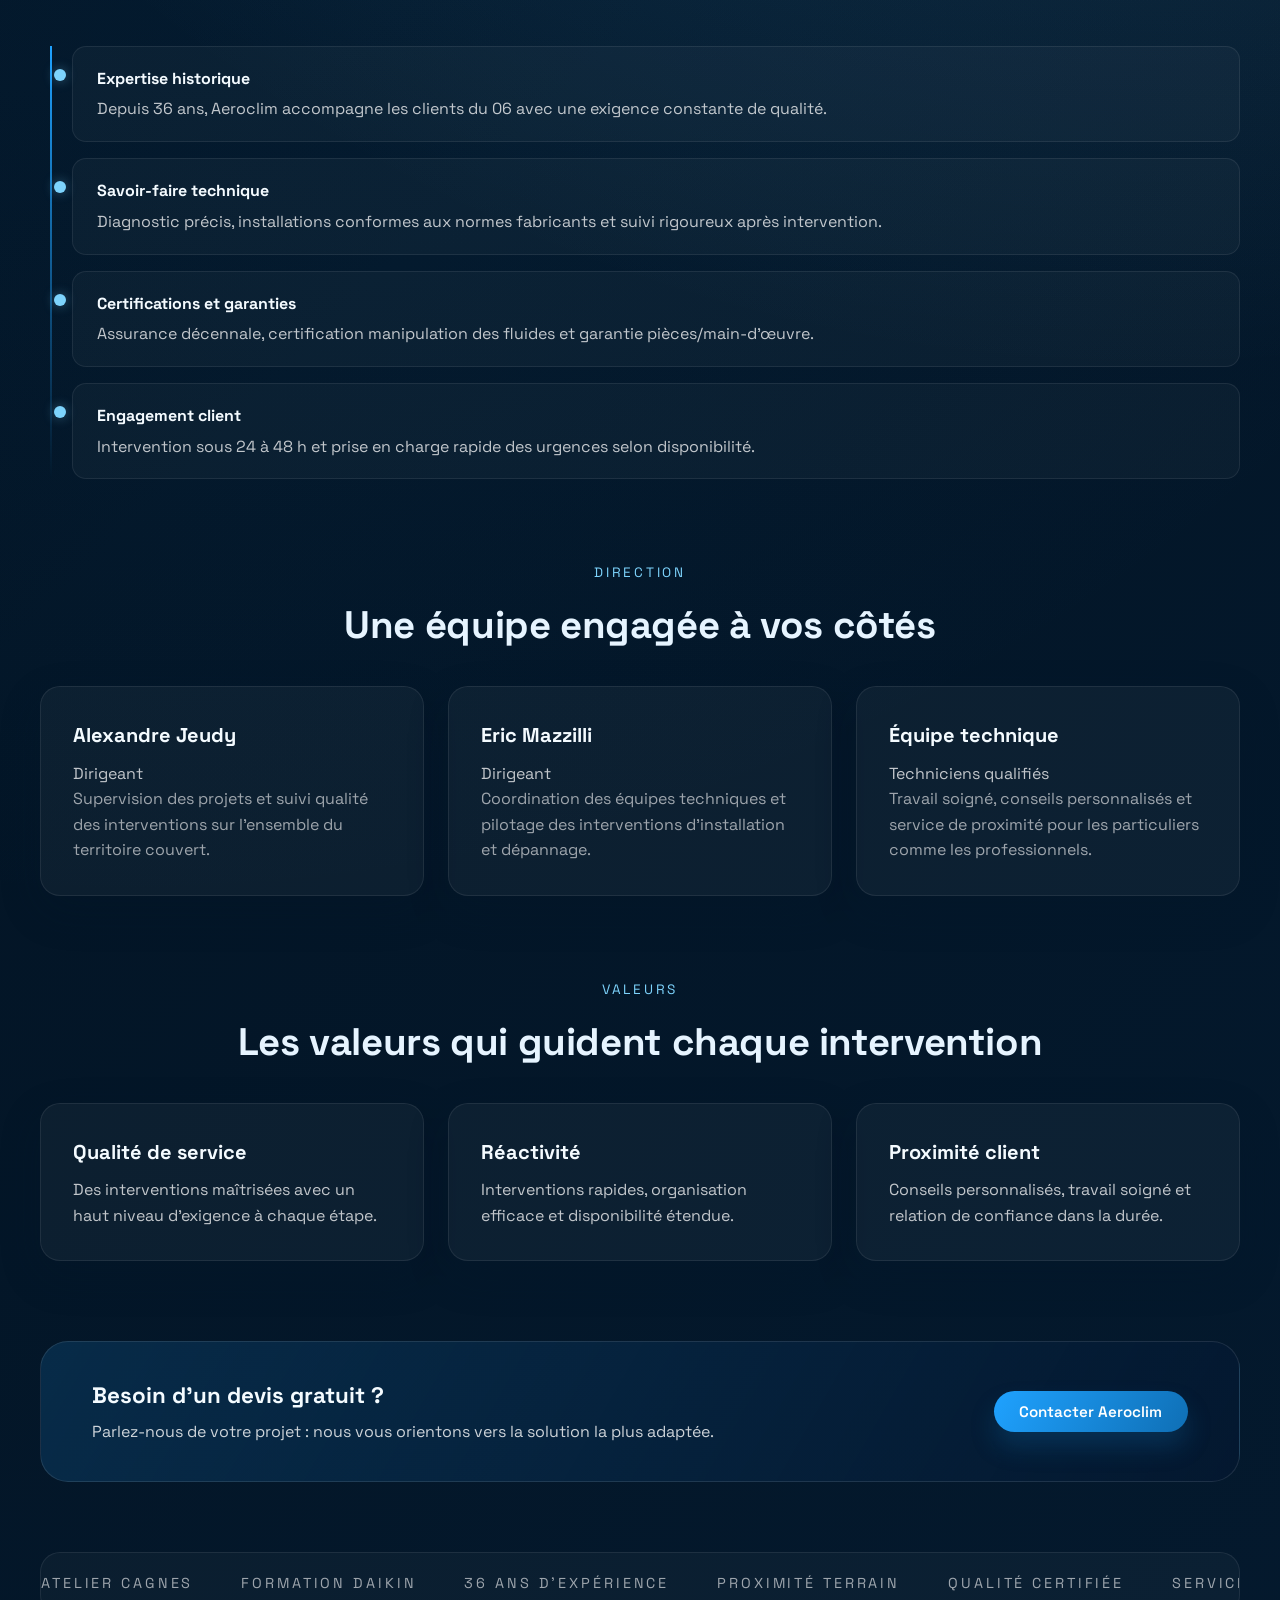
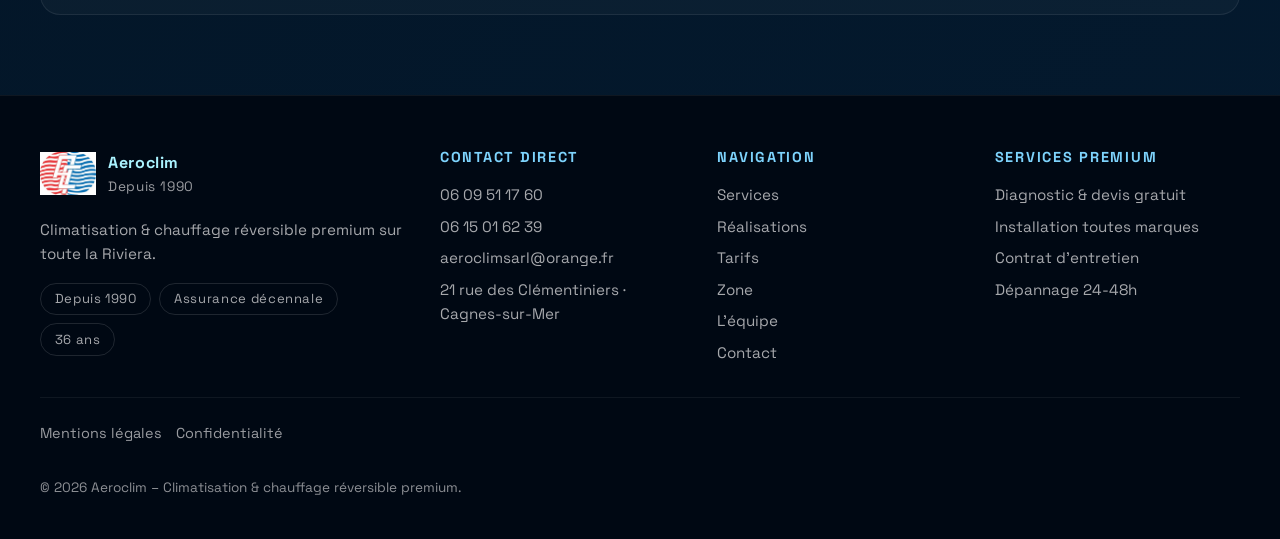
<file: qui.html>
<!DOCTYPE html>
<html lang="fr">
<head>
  <meta charset="UTF-8" />
  <meta name="viewport" content="width=device-width, initial-scale=1.0" />
  <title>Aeroclim – Entreprise et équipe</title>
  <meta name="description" content="Aeroclim est spécialisée dans l'installation, l'entretien et le dépannage de systèmes de climatisation avec 36 ans d'expérience." />
  <meta name="theme-color" content="#041830" />
  <link rel="icon" href="logoaeroclim.webp" type="image/webp" />
  <link rel="canonical" href="https://aeroclim.fr/qui.html" />
  <meta property="og:type" content="website" />
  <meta property="og:title" content="Aeroclim – Entreprise et équipe" />
  <meta property="og:description" content="Aeroclim est spécialisée dans l'installation, l'entretien et le dépannage de systèmes de climatisation avec 36 ans d'expérience." />
  <meta property="og:image" content="https://aeroclim.fr/logoaeroclim.webp" />
  <meta property="og:url" content="https://aeroclim.fr/qui.html" />
  <meta property="og:locale" content="fr_FR" />
  <link rel="stylesheet" href="css.css" />
  <script defer src="app.js"></script>
</head>
<body>
  <header>
    <div class="inner">
      <a class="brand" href="index.html">
        <img src="logoaeroclim.webp" alt="Logo Aeroclim" />
        <div>
          <strong>Aeroclim</strong>
          <div class="brand-tagline">Climatisation Côte d'Azur</div>
        </div>
      </a>
      <div class="header-actions">
        <button class="nav-toggle" aria-label="Ouvrir la navigation" type="button">
          <span></span>
          <span></span>
          <span></span>
        </button>
        <nav>
          <ul>
            <li><a href="index.html">Accueil</a></li>
            <li><a href="services.html">Services</a></li>
            <li><a href="galerie.html">Réalisations</a></li>
            <li><a href="tarifs.html">Tarifs</a></li>
            <li><a href="zone.html">Zone</a></li>
            <li><a href="qui.html" class="active">L’équipe</a></li>
            <li><a href="contact.html" class="btn btn-primary">Contact</a></li>
          </ul>
        </nav>
      </div>
    </div>
    <div class="scroll-progress"><span></span></div>
  </header>

  <canvas id="stellar-canvas" aria-hidden="true"></canvas>

  <main>
    <section class="page-hero">
      <h1>Une entreprise expérimentée et de proximité</h1>
      <p>Aeroclim est spécialisée dans l'installation, l'entretien et le dépannage de systèmes de climatisation et d'équipements thermiques, pour particuliers et professionnels.</p>
    </section>

    <section class="facade-section">
      <div class="facade-image-wrap">
        <img src="facade.jpg" alt="Façade de l'entreprise Aeroclim à Cagnes-sur-Mer" class="facade-img" />
      </div>
      <div class="facade-caption">
        <strong>Nos locaux à Cagnes-sur-Mer</strong>
        <p>21 rue des Clémentiniers – Votre interlocuteur de proximité depuis 1990.</p>
      </div>
    </section>

    <div class="section-heading">
      <span>Notre parcours</span>
      <h3>36 ans d'expérience au service de vos projets</h3>
    </div>

    <section class="timeline">
      <article class="timeline-item">
        <h4>Expertise historique</h4>
        <p>Depuis 36 ans, Aeroclim accompagne les clients du 06 avec une exigence constante de qualité.</p>
      </article>
      <article class="timeline-item">
        <h4>Savoir-faire technique</h4>
        <p>Diagnostic précis, installations conformes aux normes fabricants et suivi rigoureux après intervention.</p>
      </article>
      <article class="timeline-item">
        <h4>Certifications et garanties</h4>
        <p>Assurance décennale, certification manipulation des fluides et garantie pièces/main-d'œuvre.</p>
      </article>
      <article class="timeline-item">
        <h4>Engagement client</h4>
        <p>Intervention sous 24 à 48 h et prise en charge rapide des urgences selon disponibilité.</p>
      </article>
    </section>

    <div class="section-heading mt-section">
      <span>Direction</span>
      <h3>Une équipe engagée à vos côtés</h3>
    </div>

    <section class="card-grid">
      <article class="card">
        <h4>Alexandre Jeudy</h4>
        <p>Dirigeant</p>
        <p class="text-muted">Supervision des projets et suivi qualité des interventions sur l'ensemble du territoire couvert.</p>
      </article>
      <article class="card">
        <h4>Eric Mazzilli</h4>
        <p>Dirigeant</p>
        <p class="text-muted">Coordination des équipes techniques et pilotage des interventions d'installation et dépannage.</p>
      </article>
      <article class="card">
        <h4>Équipe technique</h4>
        <p>Techniciens qualifiés</p>
        <p class="text-muted">Travail soigné, conseils personnalisés et service de proximité pour les particuliers comme les professionnels.</p>
      </article>
    </section>

    <div class="section-heading mt-section">
      <span>Valeurs</span>
      <h3>Les valeurs qui guident chaque intervention</h3>
    </div>
    <section class="card-grid">
      <article class="card">
        <h4>Qualité de service</h4>
        <p>Des interventions maîtrisées avec un haut niveau d'exigence à chaque étape.</p>
      </article>
      <article class="card">
        <h4>Réactivité</h4>
        <p>Interventions rapides, organisation efficace et disponibilité étendue.</p>
      </article>
      <article class="card">
        <h4>Proximité client</h4>
        <p>Conseils personnalisés, travail soigné et relation de confiance dans la durée.</p>
      </article>
    </section>

    <section class="cta-strip">
      <div>
        <h3>Besoin d'un devis gratuit ?</h3>
        <p>Parlez-nous de votre projet : nous vous orientons vers la solution la plus adaptée.</p>
      </div>
      <a class="btn btn-primary" href="contact.html">Contacter Aeroclim</a>
    </section>

    <div class="partners-marquee" aria-label="Esprit d’équipe">
      <div class="partners-track">
        <span>Atelier Cagnes</span>
        <span>Formation Daikin</span>
        <span>36 ans d'expérience</span>
        <span>Proximité terrain</span>
        <span>Qualité certifiée</span>
        <span>Service réactif</span>
        <span>Atelier Cagnes</span>
        <span>Formation Daikin</span>
        <span>36 ans d'expérience</span>
        <span>Proximité terrain</span>
        <span>Qualité certifiée</span>
        <span>Service réactif</span>
      </div>
    </div>
  </main>

  <button class="back-to-top" aria-label="Retour en haut" type="button">↑</button>

  <div class="floating-contact">
    <a href="tel:+33609511760" aria-label="Appeler Aeroclim">📞 Appeler</a>
    <a href="mailto:aeroclimsarl@orange.fr" aria-label="Envoyer un email à Aeroclim">✉ Email</a>
    <a href="contact.html" aria-label="Voir les infos contact">💬 Contact</a>
  </div>

  <footer>
    <div class="inner">
      <div class="footer-grid">
        <div class="footer-brand">
          <div class="brand">
            <img src="logoaeroclim.webp" alt="Logo Aeroclim" />
            <div>
              <strong>Aeroclim</strong>
              <div class="footer-since">Depuis 1990</div>
            </div>
          </div>
          <p>Climatisation & chauffage réversible premium sur toute la Riviera.</p>
          <div class="footer-tags">
            <span>Depuis 1990</span>
            <span>Assurance décennale</span>
            <span>36 ans</span>
          </div>
        </div>
        <div class="footer-col">
          <h4>Contact direct</h4>
          <ul>
            <li><a href="tel:+33609511760">06 09 51 17 60</a></li>
            <li><a href="tel:+33615016239">06 15 01 62 39</a></li>
            <li><a href="mailto:aeroclimsarl@orange.fr">aeroclimsarl@orange.fr</a></li>
            <li>21 rue des Clémentiniers · Cagnes-sur-Mer</li>
          </ul>
        </div>
        <div class="footer-col">
          <h4>Navigation</h4>
          <ul>
            <li><a href="services.html">Services</a></li>
            <li><a href="galerie.html">Réalisations</a></li>
            <li><a href="tarifs.html">Tarifs</a></li>
            <li><a href="zone.html">Zone</a></li>
            <li><a href="qui.html">L’équipe</a></li>
            <li><a href="contact.html">Contact</a></li>
          </ul>
        </div>
        <div class="footer-col">
          <h4>Services premium</h4>
          <ul>
            <li>Diagnostic & devis gratuit</li>
            <li>Installation toutes marques</li>
            <li>Contrat d'entretien</li>
            <li>Dépannage 24-48h</li>
          </ul>
        </div>
      </div>
      <div class="footer-meta">
        <div class="footer-links">
          <a href="mentions.html">Mentions légales</a>
          <a href="confi.html">Confidentialité</a>
        </div>
      </div>
      <p class="foot-note">© 2026 Aeroclim – Climatisation & chauffage réversible premium.</p>
    </div>
  </footer>
</body>
</html>
</file>
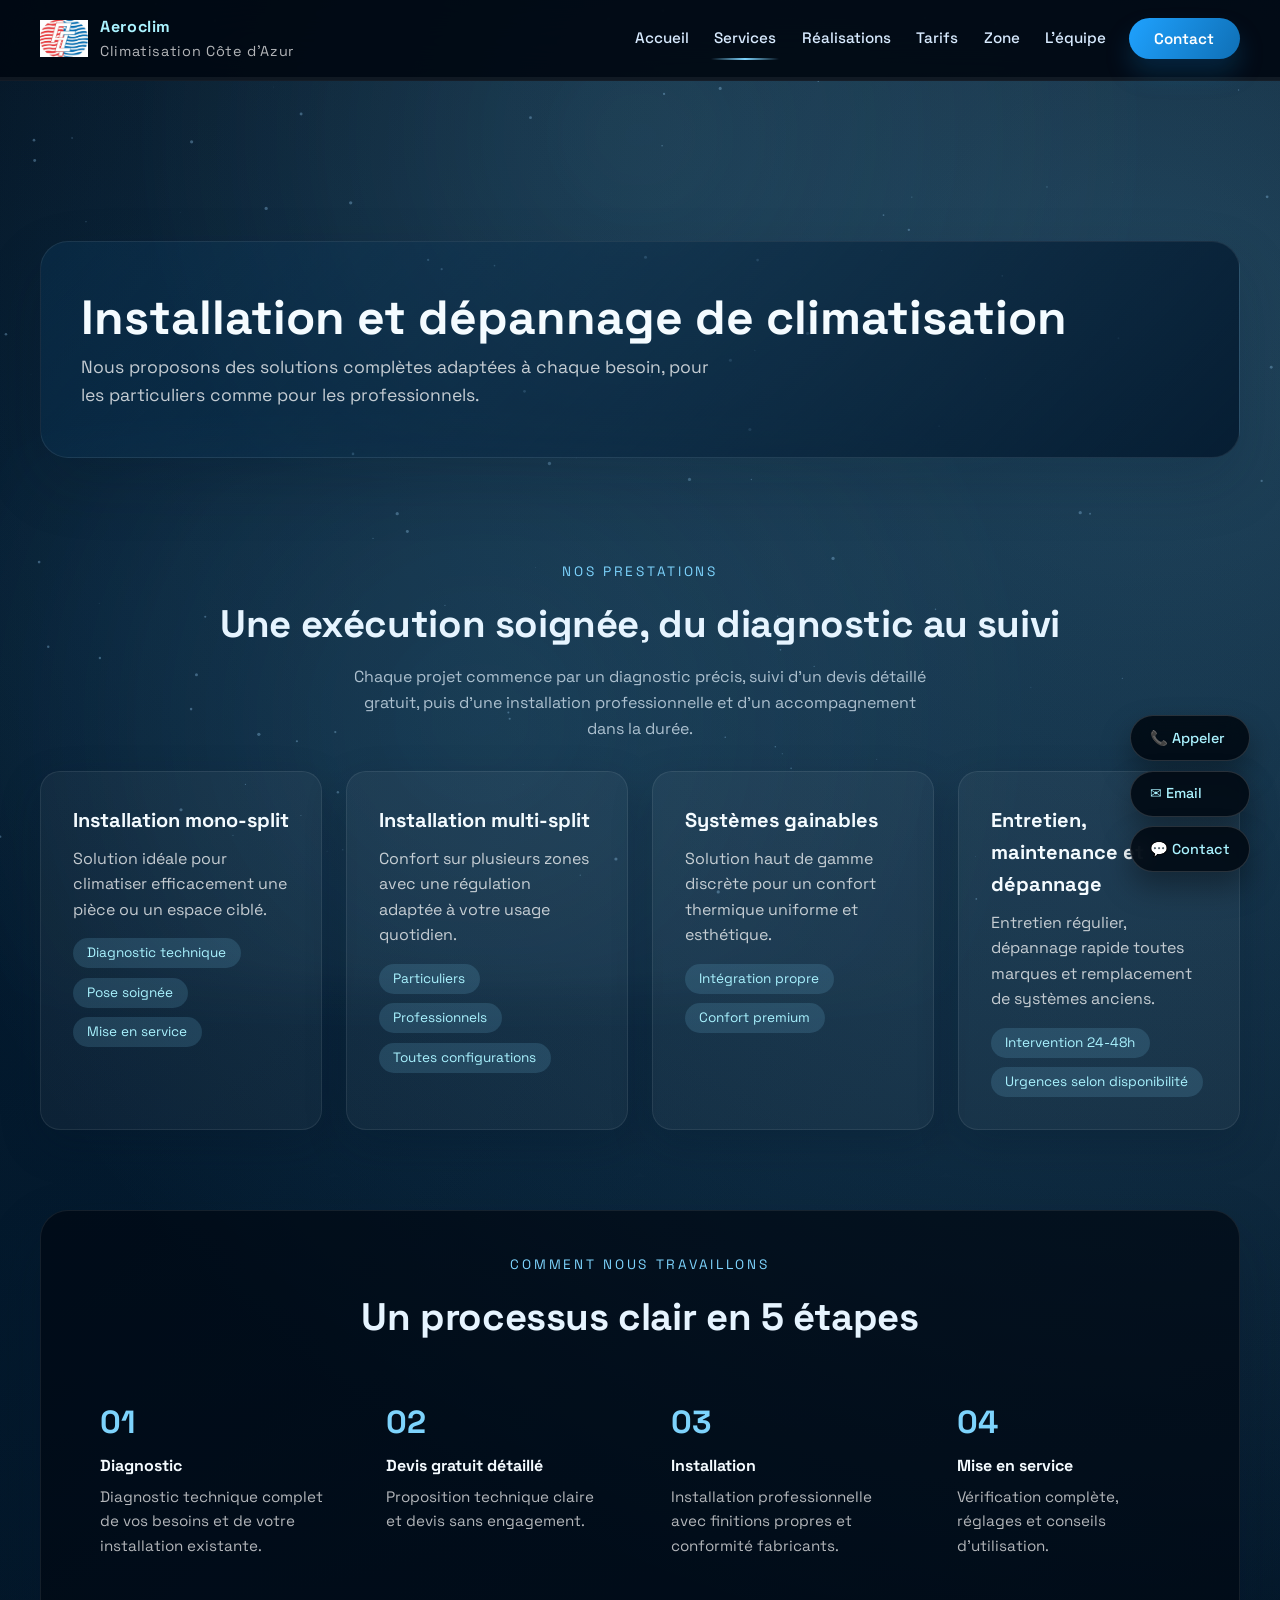
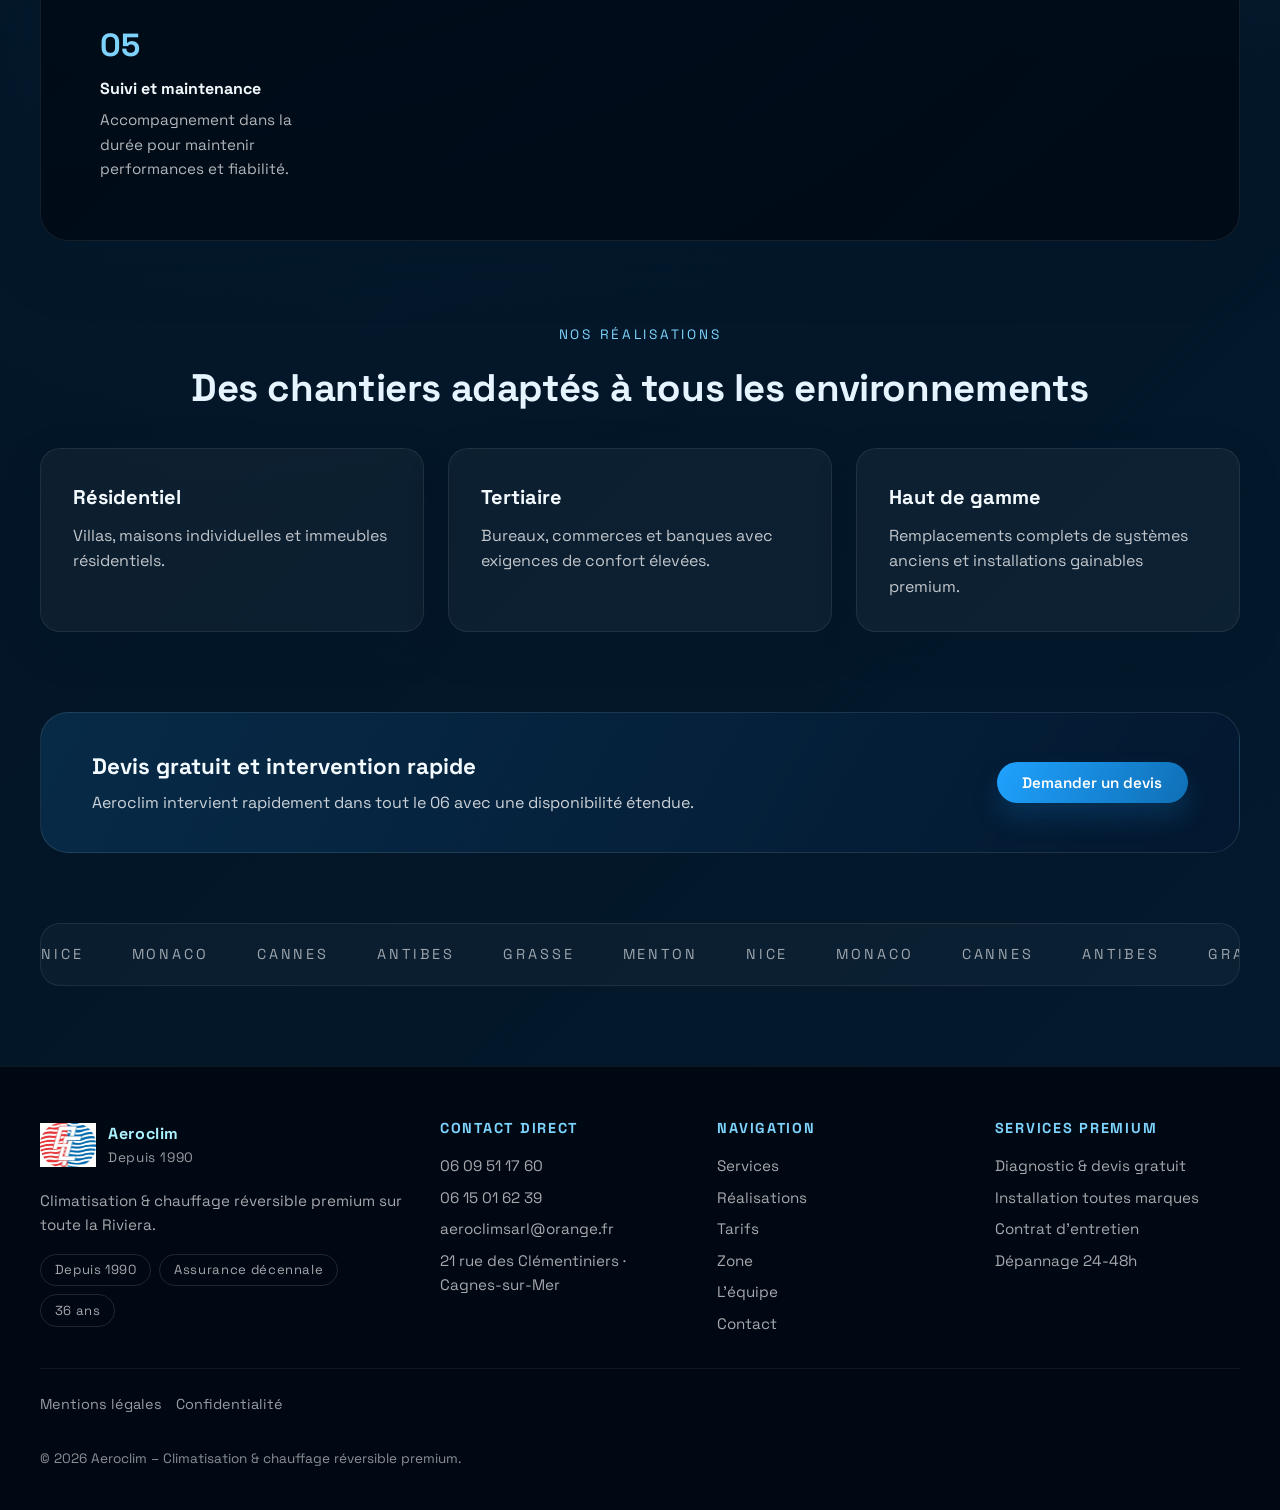
<file: services.html>
<!DOCTYPE html>
<html lang="fr">
<head>
  <meta charset="UTF-8" />
  <meta name="viewport" content="width=device-width, initial-scale=1.0" />
  <title>Aeroclim – Installation, entretien et dépannage climatisation</title>
  <meta name="description" content="Découvrez les prestations Aeroclim : installation mono-split, multi-split, gainable, entretien, maintenance et dépannage rapide toutes marques." />
  <meta name="theme-color" content="#041830" />
  <link rel="icon" href="logoaeroclim.webp" type="image/webp" />
  <link rel="canonical" href="https://aeroclim.fr/services.html" />
  <meta property="og:type" content="website" />
  <meta property="og:title" content="Aeroclim – Installation, entretien et dépannage climatisation" />
  <meta property="og:description" content="Découvrez les prestations Aeroclim : installation mono-split, multi-split, gainable, entretien, maintenance et dépannage rapide toutes marques." />
  <meta property="og:image" content="https://aeroclim.fr/logoaeroclim.webp" />
  <meta property="og:url" content="https://aeroclim.fr/services.html" />
  <meta property="og:locale" content="fr_FR" />
  <link rel="stylesheet" href="css.css" />
  <script defer src="app.js"></script>
</head>
<body>
  <header>
    <div class="inner">
      <a class="brand" href="index.html">
        <img src="logoaeroclim.webp" alt="Logo Aeroclim" />
        <div>
          <strong>Aeroclim</strong>
          <div class="brand-tagline">Climatisation Côte d'Azur</div>
        </div>
      </a>
      <div class="header-actions">
        <button class="nav-toggle" aria-label="Ouvrir la navigation" type="button">
          <span></span>
          <span></span>
          <span></span>
        </button>
        <nav>
          <ul>
            <li><a href="index.html">Accueil</a></li>
            <li><a href="services.html" class="active">Services</a></li>
            <li><a href="galerie.html">Réalisations</a></li>
            <li><a href="tarifs.html">Tarifs</a></li>
            <li><a href="zone.html">Zone</a></li>
            <li><a href="qui.html">L’équipe</a></li>
            <li><a href="contact.html" class="btn btn-primary">Contact</a></li>
          </ul>
        </nav>
      </div>
    </div>
    <div class="scroll-progress"><span></span></div>
  </header>

  <canvas id="stellar-canvas" aria-hidden="true"></canvas>

  <main>
    <section class="page-hero">
      <h1>Installation et dépannage de climatisation</h1>
      <p>Nous proposons des solutions complètes adaptées à chaque besoin, pour les particuliers comme pour les professionnels.</p>
    </section>

    <div class="section-heading">
      <span>Nos prestations</span>
      <h3>Une exécution soignée, du diagnostic au suivi</h3>
      <p>Chaque projet commence par un diagnostic précis, suivi d'un devis détaillé gratuit, puis d'une installation professionnelle et d'un accompagnement dans la durée.</p>
    </div>

    <section class="card-grid">
      <article class="card">
        <h4>Installation mono-split</h4>
        <p>Solution idéale pour climatiser efficacement une pièce ou un espace ciblé.</p>
        <div class="pill-row">
          <span class="pill">Diagnostic technique</span>
          <span class="pill">Pose soignée</span>
          <span class="pill">Mise en service</span>
        </div>
      </article>
      <article class="card">
        <h4>Installation multi-split</h4>
        <p>Confort sur plusieurs zones avec une régulation adaptée à votre usage quotidien.</p>
        <div class="pill-row">
          <span class="pill">Particuliers</span>
          <span class="pill">Professionnels</span>
          <span class="pill">Toutes configurations</span>
        </div>
      </article>
      <article class="card">
        <h4>Systèmes gainables</h4>
        <p>Solution haut de gamme discrète pour un confort thermique uniforme et esthétique.</p>
        <div class="pill-row">
          <span class="pill">Intégration propre</span>
          <span class="pill">Confort premium</span>
        </div>
      </article>
      <article class="card">
        <h4>Entretien, maintenance et dépannage</h4>
        <p>Entretien régulier, dépannage rapide toutes marques et remplacement de systèmes anciens.</p>
        <div class="pill-row">
          <span class="pill">Intervention 24-48h</span>
          <span class="pill">Urgences selon disponibilité</span>
        </div>
      </article>
    </section>

    <section class="process mt-section">
      <div class="section-heading mt-0">
        <span>Comment nous travaillons</span>
        <h3>Un processus clair en 5 étapes</h3>
      </div>
      <div class="process-list">
        <div class="process-step">
          <strong>01</strong>
          <h4>Diagnostic</h4>
          <p>Diagnostic technique complet de vos besoins et de votre installation existante.</p>
        </div>
        <div class="process-step">
          <strong>02</strong>
          <h4>Devis gratuit détaillé</h4>
          <p>Proposition technique claire et devis sans engagement.</p>
        </div>
        <div class="process-step">
          <strong>03</strong>
          <h4>Installation</h4>
          <p>Installation professionnelle avec finitions propres et conformité fabricants.</p>
        </div>
        <div class="process-step">
          <strong>04</strong>
          <h4>Mise en service</h4>
          <p>Vérification complète, réglages et conseils d'utilisation.</p>
        </div>
        <div class="process-step">
          <strong>05</strong>
          <h4>Suivi et maintenance</h4>
          <p>Accompagnement dans la durée pour maintenir performances et fiabilité.</p>
        </div>
      </div>
    </section>

    <div class="section-heading mt-section">
      <span>Nos réalisations</span>
      <h3>Des chantiers adaptés à tous les environnements</h3>
    </div>
    <section class="card-grid">
      <article class="card">
        <h4>Résidentiel</h4>
        <p>Villas, maisons individuelles et immeubles résidentiels.</p>
      </article>
      <article class="card">
        <h4>Tertiaire</h4>
        <p>Bureaux, commerces et banques avec exigences de confort élevées.</p>
      </article>
      <article class="card">
        <h4>Haut de gamme</h4>
        <p>Remplacements complets de systèmes anciens et installations gainables premium.</p>
      </article>
    </section>

    <section class="cta-strip">
      <div>
        <h3>Devis gratuit et intervention rapide</h3>
        <p>Aeroclim intervient rapidement dans tout le 06 avec une disponibilité étendue.</p>
      </div>
      <a class="btn btn-primary" href="contact.html">Demander un devis</a>
    </section>

    <div class="partners-marquee" aria-label="Territoire Aeroclim">
      <div class="partners-track">
        <span>Nice</span>
        <span>Monaco</span>
        <span>Cannes</span>
        <span>Antibes</span>
        <span>Grasse</span>
        <span>Menton</span>
        <span>Nice</span>
        <span>Monaco</span>
        <span>Cannes</span>
        <span>Antibes</span>
        <span>Grasse</span>
        <span>Menton</span>
      </div>
    </div>
  </main>

  <button class="back-to-top" aria-label="Retour en haut" type="button">↑</button>

  <div class="floating-contact">
    <a href="tel:+33609511760" aria-label="Appeler Aeroclim">📞 Appeler</a>
    <a href="mailto:aeroclimsarl@orange.fr" aria-label="Envoyer un email à Aeroclim">✉ Email</a>
    <a href="contact.html" aria-label="Voir les infos contact">💬 Contact</a>
  </div>

  <footer>
    <div class="inner">
      <div class="footer-grid">
        <div class="footer-brand">
          <div class="brand">
            <img src="logoaeroclim.webp" alt="Logo Aeroclim" />
            <div>
              <strong>Aeroclim</strong>
              <div class="footer-since">Depuis 1990</div>
            </div>
          </div>
          <p>Climatisation & chauffage réversible premium sur toute la Riviera.</p>
          <div class="footer-tags">
            <span>Depuis 1990</span>
            <span>Assurance décennale</span>
            <span>36 ans</span>
          </div>
        </div>
        <div class="footer-col">
          <h4>Contact direct</h4>
          <ul>
            <li><a href="tel:+33609511760">06 09 51 17 60</a></li>
            <li><a href="tel:+33615016239">06 15 01 62 39</a></li>
            <li><a href="mailto:aeroclimsarl@orange.fr">aeroclimsarl@orange.fr</a></li>
            <li>21 rue des Clémentiniers · Cagnes-sur-Mer</li>
          </ul>
        </div>
        <div class="footer-col">
          <h4>Navigation</h4>
          <ul>
            <li><a href="services.html">Services</a></li>
            <li><a href="galerie.html">Réalisations</a></li>
            <li><a href="tarifs.html">Tarifs</a></li>
            <li><a href="zone.html">Zone</a></li>
            <li><a href="qui.html">L’équipe</a></li>
            <li><a href="contact.html">Contact</a></li>
          </ul>
        </div>
        <div class="footer-col">
          <h4>Services premium</h4>
          <ul>
            <li>Diagnostic & devis gratuit</li>
            <li>Installation toutes marques</li>
            <li>Contrat d'entretien</li>
            <li>Dépannage 24-48h</li>
          </ul>
        </div>
      </div>
      <div class="footer-meta">
        <div class="footer-links">
          <a href="mentions.html">Mentions légales</a>
          <a href="confi.html">Confidentialité</a>
        </div>
      </div>
      <p class="foot-note">© 2026 Aeroclim – Climatisation & chauffage réversible premium.</p>
    </div>
  </footer>
</body>
</html>
</file>
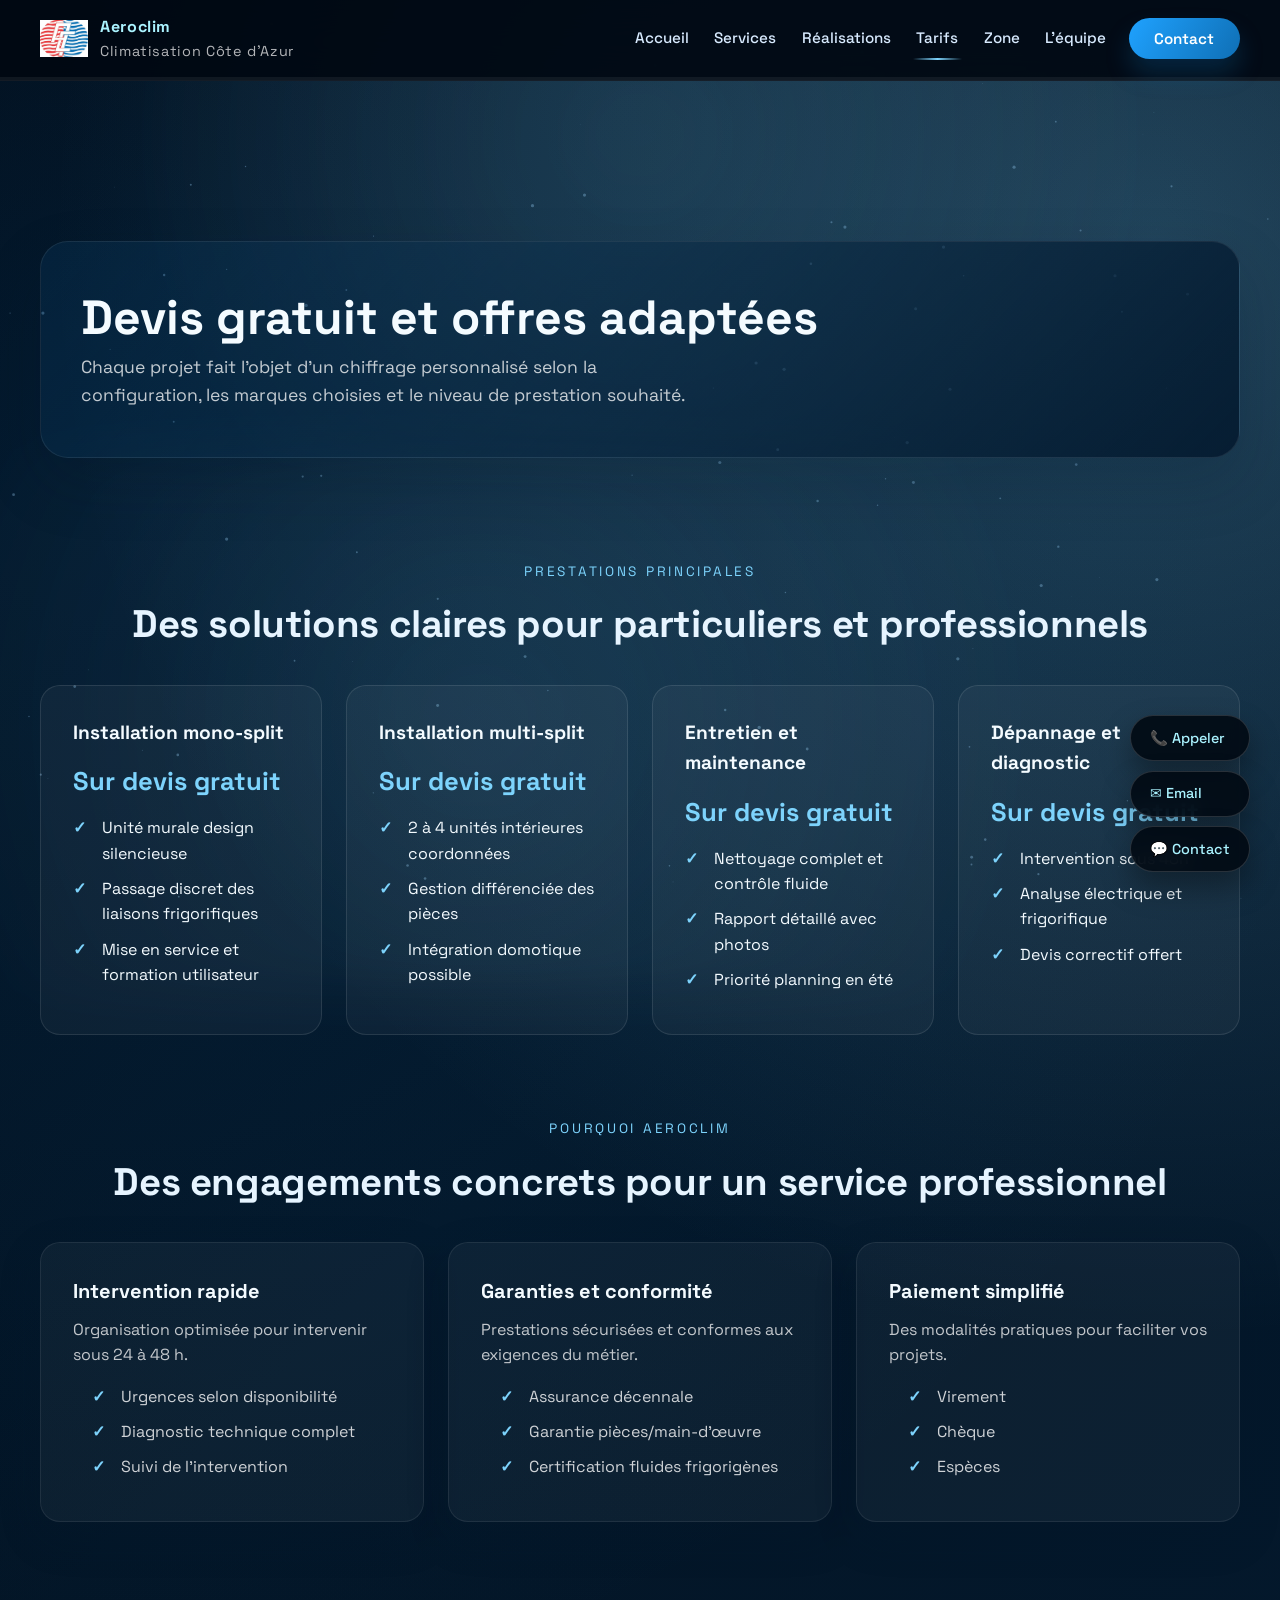
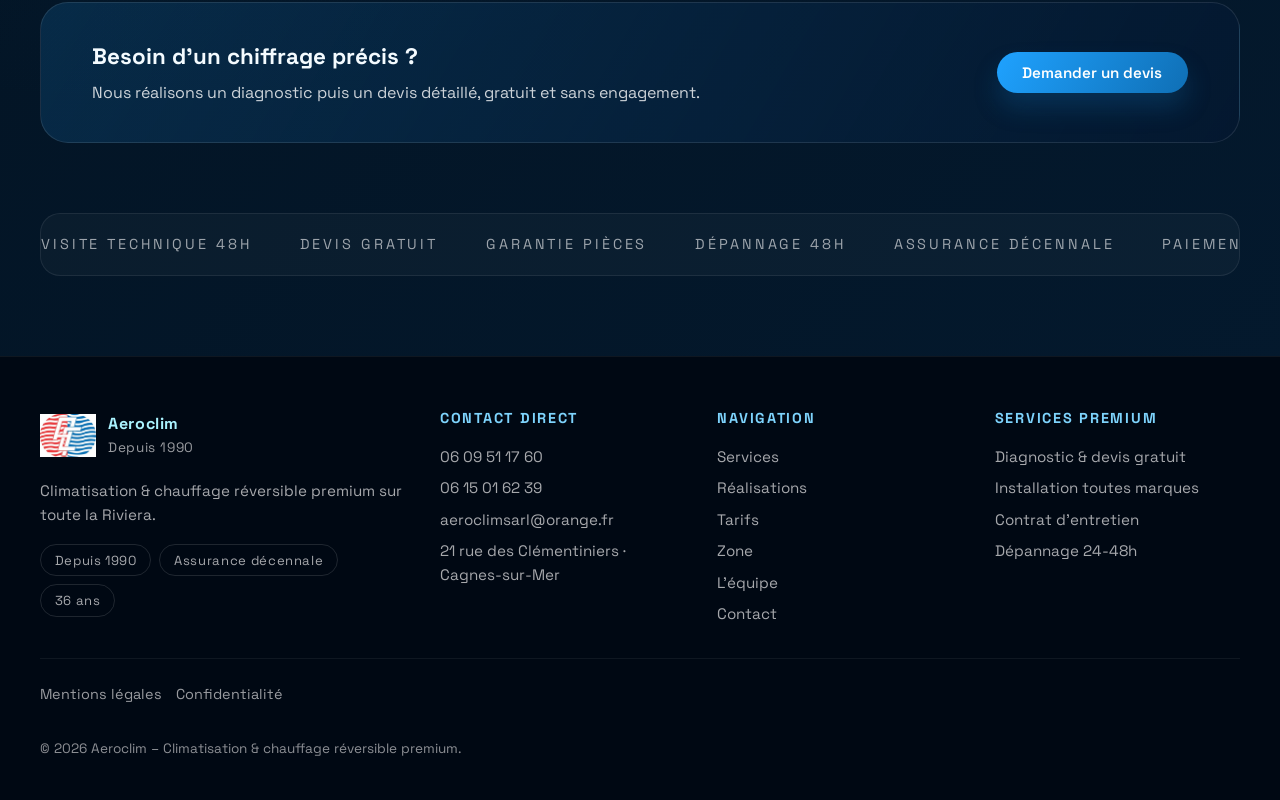
<file: tarifs.html>
<!DOCTYPE html>
<html lang="fr">
<head>
  <meta charset="UTF-8" />
  <meta name="viewport" content="width=device-width, initial-scale=1.0" />
  <title>Aeroclim – Devis et offres</title>
  <meta name="description" content="Aeroclim propose un devis gratuit et sans engagement pour l'installation, l'entretien et le dépannage de climatisations." />
  <meta name="theme-color" content="#041830" />
  <link rel="icon" href="logoaeroclim.webp" type="image/webp" />
  <link rel="canonical" href="https://aeroclim.fr/tarifs.html" />
  <meta property="og:type" content="website" />
  <meta property="og:title" content="Aeroclim – Devis et offres" />
  <meta property="og:description" content="Aeroclim propose un devis gratuit et sans engagement pour l'installation, l'entretien et le dépannage de climatisations." />
  <meta property="og:image" content="https://aeroclim.fr/logoaeroclim.webp" />
  <meta property="og:url" content="https://aeroclim.fr/tarifs.html" />
  <meta property="og:locale" content="fr_FR" />
  <link rel="stylesheet" href="css.css" />
  <script defer src="app.js"></script>
</head>
<body>
  <header>
    <div class="inner">
      <a class="brand" href="index.html">
        <img src="logoaeroclim.webp" alt="Logo Aeroclim" />
        <div>
          <strong>Aeroclim</strong>
          <div class="brand-tagline">Climatisation Côte d'Azur</div>
        </div>
      </a>
      <div class="header-actions">
        <button class="nav-toggle" aria-label="Ouvrir la navigation" type="button">
          <span></span>
          <span></span>
          <span></span>
        </button>
        <nav>
          <ul>
            <li><a href="index.html">Accueil</a></li>
            <li><a href="services.html">Services</a></li>
            <li><a href="galerie.html">Réalisations</a></li>
            <li><a href="tarifs.html" class="active">Tarifs</a></li>
            <li><a href="zone.html">Zone</a></li>
            <li><a href="qui.html">L’équipe</a></li>
            <li><a href="contact.html" class="btn btn-primary">Contact</a></li>
          </ul>
        </nav>
      </div>
    </div>
    <div class="scroll-progress"><span></span></div>
  </header>

  <canvas id="stellar-canvas" aria-hidden="true"></canvas>

  <main>
    <section class="page-hero">
      <h1>Devis gratuit et offres adaptées</h1>
      <p>Chaque projet fait l'objet d'un chiffrage personnalisé selon la configuration, les marques choisies et le niveau de prestation souhaité.</p>
    </section>

    <div class="section-heading">
      <span>Prestations principales</span>
      <h3>Des solutions claires pour particuliers et professionnels</h3>
    </div>

    <section class="pricing-grid">
      <article class="pricing-card">
        <h4>Installation mono-split</h4>
        <strong>Sur devis gratuit</strong>
        <ul class="list-check">
          <li>Unité murale design silencieuse</li>
          <li>Passage discret des liaisons frigorifiques</li>
          <li>Mise en service et formation utilisateur</li>
        </ul>
      </article>
      <article class="pricing-card">
        <h4>Installation multi-split</h4>
        <strong>Sur devis gratuit</strong>
        <ul class="list-check">
          <li>2 à 4 unités intérieures coordonnées</li>
          <li>Gestion différenciée des pièces</li>
          <li>Intégration domotique possible</li>
        </ul>
      </article>
      <article class="pricing-card">
        <h4>Entretien et maintenance</h4>
        <strong>Sur devis gratuit</strong>
        <ul class="list-check">
          <li>Nettoyage complet et contrôle fluide</li>
          <li>Rapport détaillé avec photos</li>
          <li>Priorité planning en été</li>
        </ul>
      </article>
      <article class="pricing-card">
        <h4>Dépannage et diagnostic</h4>
        <strong>Sur devis gratuit</strong>
        <ul class="list-check">
          <li>Intervention sous 48h</li>
          <li>Analyse électrique et frigorifique</li>
          <li>Devis correctif offert</li>
        </ul>
      </article>
    </section>

    <div class="section-heading mt-section">
      <span>Pourquoi Aeroclim</span>
      <h3>Des engagements concrets pour un service professionnel</h3>
    </div>

    <section class="card-grid">
      <article class="card">
        <h4>Intervention rapide</h4>
        <p>Organisation optimisée pour intervenir sous 24 à 48 h.</p>
        <ul class="list-check">
          <li>Urgences selon disponibilité</li>
          <li>Diagnostic technique complet</li>
          <li>Suivi de l'intervention</li>
        </ul>
      </article>
      <article class="card">
        <h4>Garanties et conformité</h4>
        <p>Prestations sécurisées et conformes aux exigences du métier.</p>
        <ul class="list-check">
          <li>Assurance décennale</li>
          <li>Garantie pièces/main-d'œuvre</li>
          <li>Certification fluides frigorigènes</li>
        </ul>
      </article>
      <article class="card">
        <h4>Paiement simplifié</h4>
        <p>Des modalités pratiques pour faciliter vos projets.</p>
        <ul class="list-check">
          <li>Virement</li>
          <li>Chèque</li>
          <li>Espèces</li>
        </ul>
      </article>
    </section>

    <section class="cta-strip">
      <div>
        <h3>Besoin d'un chiffrage précis ?</h3>
        <p>Nous réalisons un diagnostic puis un devis détaillé, gratuit et sans engagement.</p>
      </div>
      <a class="btn btn-primary" href="contact.html">Demander un devis</a>
    </section>

    <div class="partners-marquee" aria-label="Riviera pricing live">
      <div class="partners-track">
        <span>Visite technique 48h</span>
        <span>Devis gratuit</span>
        <span>Garantie pièces</span>
        <span>Dépannage 48h</span>
        <span>Assurance décennale</span>
        <span>Paiement facilité</span>
        <span>Visite technique 48h</span>
        <span>Devis gratuit</span>
        <span>Garantie pièces</span>
        <span>Dépannage 48h</span>
        <span>Assurance décennale</span>
        <span>Paiement facilité</span>
      </div>
    </div>
  </main>

  <button class="back-to-top" aria-label="Retour en haut" type="button">↑</button>

  <div class="floating-contact">
    <a href="tel:+33609511760" aria-label="Appeler Aeroclim">📞 Appeler</a>
    <a href="mailto:aeroclimsarl@orange.fr" aria-label="Envoyer un email à Aeroclim">✉ Email</a>
    <a href="contact.html" aria-label="Voir les infos contact">💬 Contact</a>
  </div>

  <footer>
    <div class="inner">
      <div class="footer-grid">
        <div class="footer-brand">
          <div class="brand">
            <img src="logoaeroclim.webp" alt="Logo Aeroclim" />
            <div>
              <strong>Aeroclim</strong>
              <div class="footer-since">Depuis 1990</div>
            </div>
          </div>
          <p>Climatisation & chauffage réversible premium sur toute la Riviera.</p>
          <div class="footer-tags">
            <span>Depuis 1990</span>
            <span>Assurance décennale</span>
            <span>36 ans</span>
          </div>
        </div>
        <div class="footer-col">
          <h4>Contact direct</h4>
          <ul>
            <li><a href="tel:+33609511760">06 09 51 17 60</a></li>
            <li><a href="tel:+33615016239">06 15 01 62 39</a></li>
            <li><a href="mailto:aeroclimsarl@orange.fr">aeroclimsarl@orange.fr</a></li>
            <li>21 rue des Clémentiniers · Cagnes-sur-Mer</li>
          </ul>
        </div>
        <div class="footer-col">
          <h4>Navigation</h4>
          <ul>
            <li><a href="services.html">Services</a></li>
            <li><a href="galerie.html">Réalisations</a></li>
            <li><a href="tarifs.html">Tarifs</a></li>
            <li><a href="zone.html">Zone</a></li>
            <li><a href="qui.html">L’équipe</a></li>
            <li><a href="contact.html">Contact</a></li>
          </ul>
        </div>
        <div class="footer-col">
          <h4>Services premium</h4>
          <ul>
            <li>Diagnostic & devis gratuit</li>
            <li>Installation toutes marques</li>
            <li>Contrat d'entretien</li>
            <li>Dépannage 24-48h</li>
          </ul>
        </div>
      </div>
      <div class="footer-meta">
        <div class="footer-links">
          <a href="mentions.html">Mentions légales</a>
          <a href="confi.html">Confidentialité</a>
        </div>
      </div>
      <p class="foot-note">© 2026 Aeroclim – Climatisation & chauffage réversible premium.</p>
    </div>
  </footer>
</body>
</html>
</file>
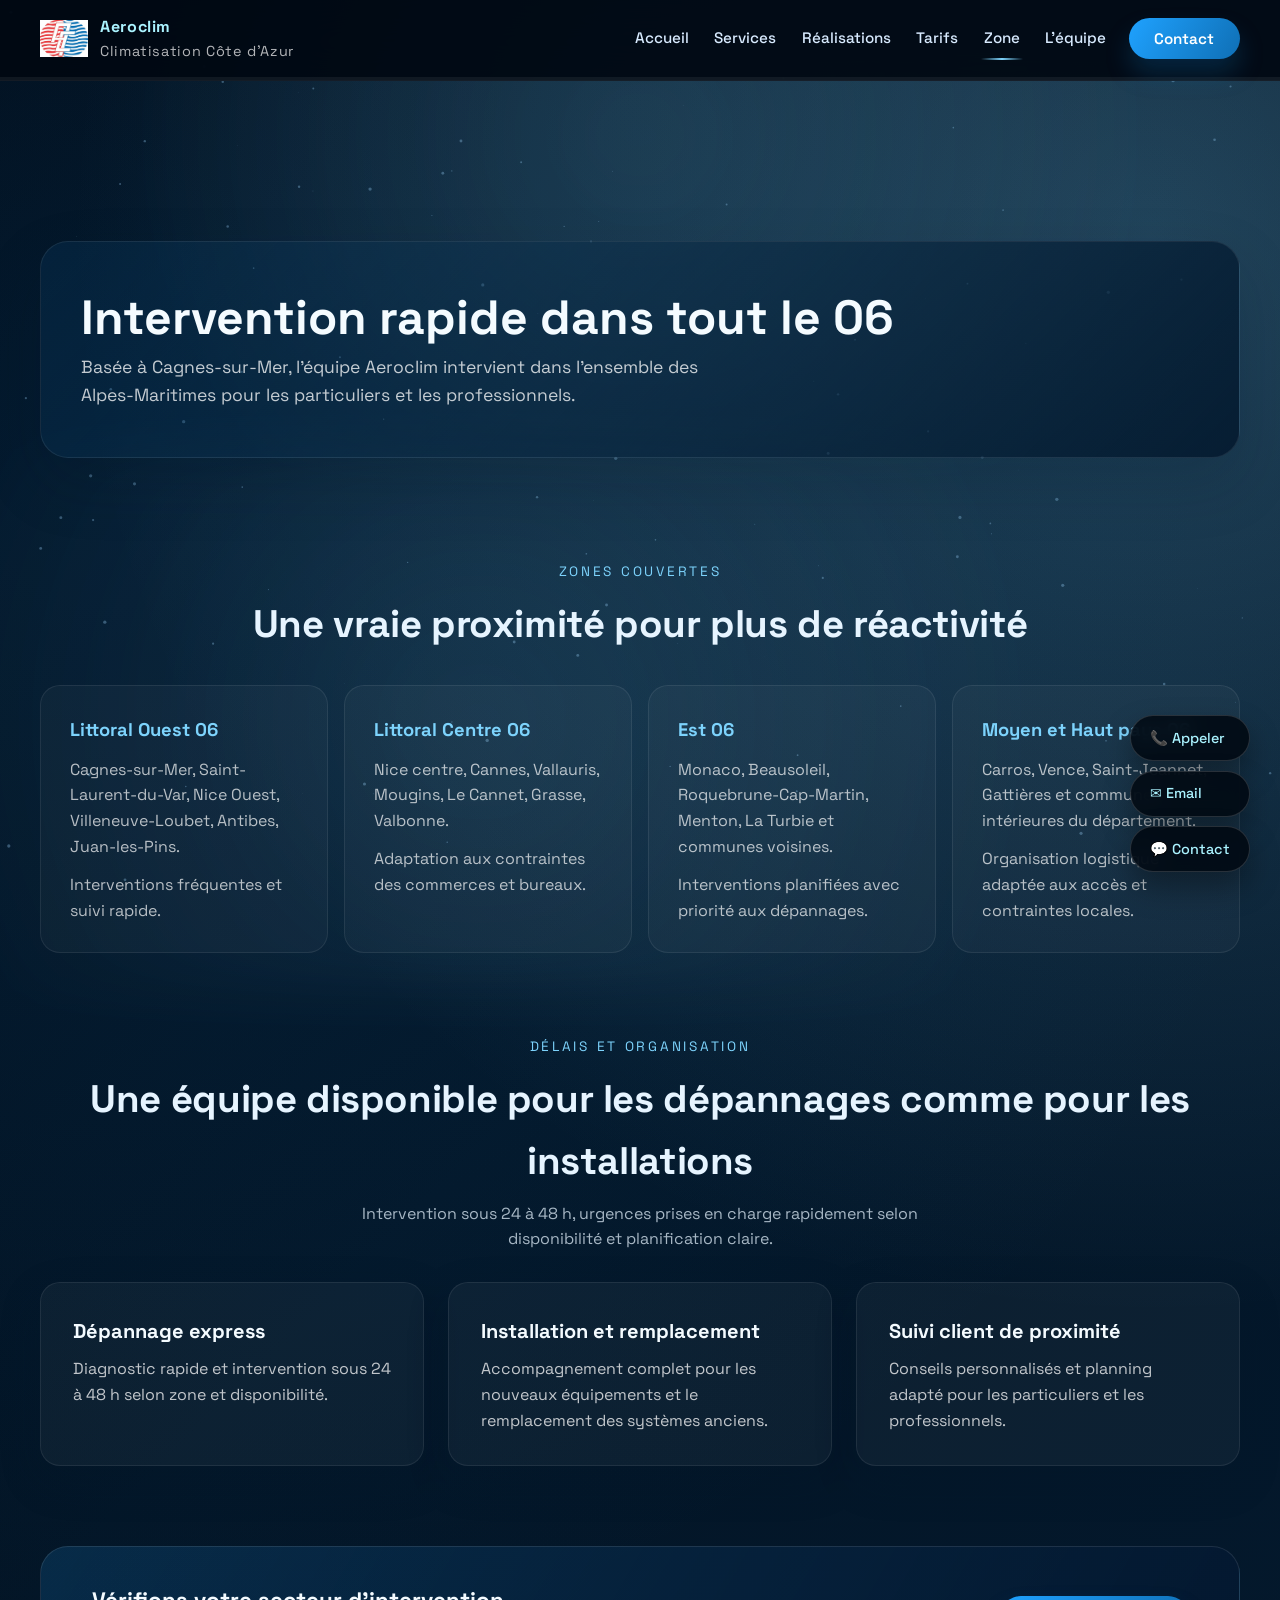
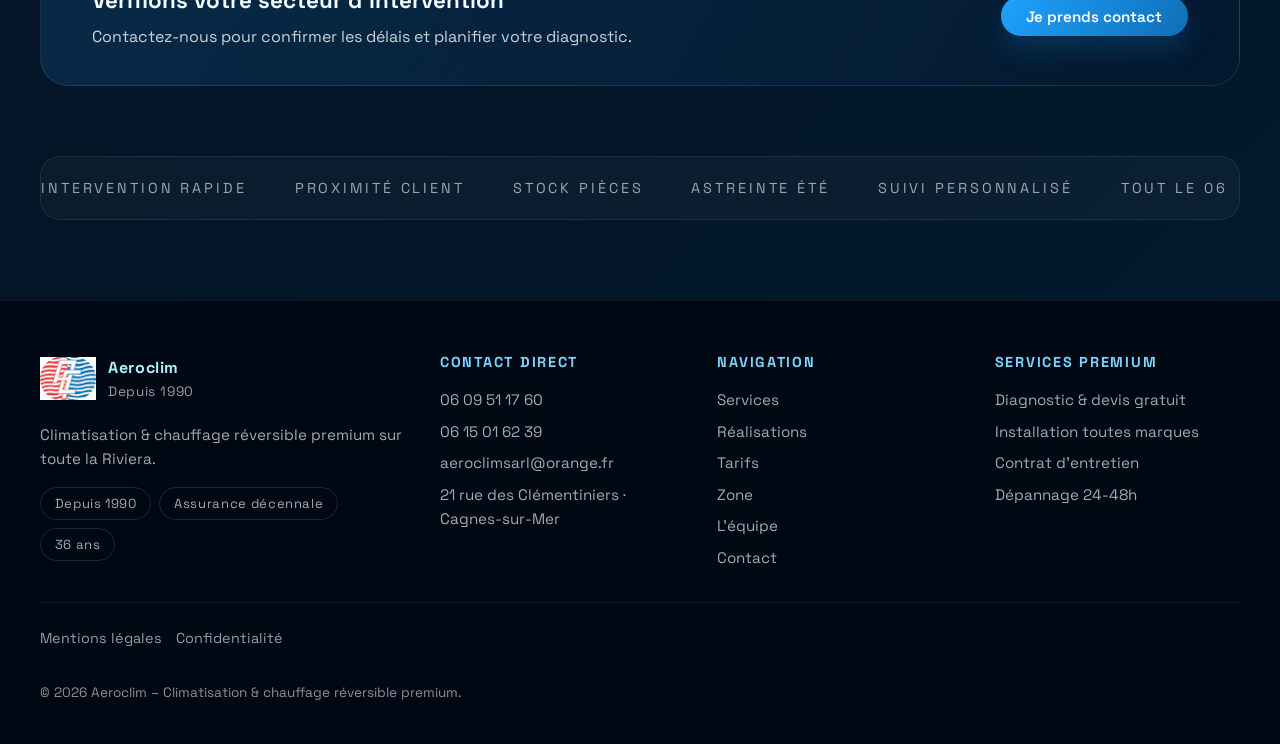
<file: zone.html>
<!DOCTYPE html>
<html lang="fr">
<head>
  <meta charset="UTF-8" />
  <meta name="viewport" content="width=device-width, initial-scale=1.0" />
  <title>Aeroclim – Zone d’intervention 06</title>
  <meta name="description" content="Aeroclim intervient rapidement dans tout le 06 pour l'installation, l'entretien et le dépannage de climatisations." />
  <meta name="theme-color" content="#041830" />
  <link rel="icon" href="logoaeroclim.webp" type="image/webp" />
  <link rel="canonical" href="https://aeroclim.fr/zone.html" />
  <meta property="og:type" content="website" />
  <meta property="og:title" content="Aeroclim – Zone d'intervention 06" />
  <meta property="og:description" content="Aeroclim intervient rapidement dans tout le 06 pour l'installation, l'entretien et le dépannage de climatisations." />
  <meta property="og:image" content="https://aeroclim.fr/logoaeroclim.webp" />
  <meta property="og:url" content="https://aeroclim.fr/zone.html" />
  <meta property="og:locale" content="fr_FR" />
  <link rel="stylesheet" href="css.css" />
  <script defer src="app.js"></script>
</head>
<body>
  <header>
    <div class="inner">
      <a class="brand" href="index.html">
        <img src="logoaeroclim.webp" alt="Logo Aeroclim" />
        <div>
          <strong>Aeroclim</strong>
          <div class="brand-tagline">Climatisation Côte d'Azur</div>
        </div>
      </a>
      <div class="header-actions">
        <button class="nav-toggle" aria-label="Ouvrir la navigation" type="button">
          <span></span>
          <span></span>
          <span></span>
        </button>
        <nav>
          <ul>
            <li><a href="index.html">Accueil</a></li>
            <li><a href="services.html">Services</a></li>
            <li><a href="galerie.html">Réalisations</a></li>
            <li><a href="tarifs.html">Tarifs</a></li>
            <li><a href="zone.html" class="active">Zone</a></li>
            <li><a href="qui.html">L’équipe</a></li>
            <li><a href="contact.html" class="btn btn-primary">Contact</a></li>
          </ul>
        </nav>
      </div>
    </div>
    <div class="scroll-progress"><span></span></div>
  </header>

  <canvas id="stellar-canvas" aria-hidden="true"></canvas>

  <main>
    <section class="page-hero">
      <h1>Intervention rapide dans tout le 06</h1>
      <p>Basée à Cagnes-sur-Mer, l'équipe Aeroclim intervient dans l'ensemble des Alpes-Maritimes pour les particuliers et les professionnels.</p>
    </section>

    <div class="section-heading">
      <span>Zones couvertes</span>
      <h3>Une vraie proximité pour plus de réactivité</h3>
    </div>

    <section class="zone-grid">
      <article class="zone-card">
        <h4>Littoral Ouest 06</h4>
        <p>Cagnes-sur-Mer, Saint-Laurent-du-Var, Nice Ouest, Villeneuve-Loubet, Antibes, Juan-les-Pins.</p>
        <p>Interventions fréquentes et suivi rapide.</p>
      </article>
      <article class="zone-card">
        <h4>Littoral Centre 06</h4>
        <p>Nice centre, Cannes, Vallauris, Mougins, Le Cannet, Grasse, Valbonne.</p>
        <p>Adaptation aux contraintes des commerces et bureaux.</p>
      </article>
      <article class="zone-card">
        <h4>Est 06</h4>
        <p>Monaco, Beausoleil, Roquebrune-Cap-Martin, Menton, La Turbie et communes voisines.</p>
        <p>Interventions planifiées avec priorité aux dépannages.</p>
      </article>
      <article class="zone-card">
        <h4>Moyen et Haut pays 06</h4>
        <p>Carros, Vence, Saint-Jeannet, Gattières et communes intérieures du département.</p>
        <p>Organisation logistique adaptée aux accès et contraintes locales.</p>
      </article>
    </section>

    <div class="section-heading mt-section">
      <span>Délais et organisation</span>
      <h3>Une équipe disponible pour les dépannages comme pour les installations</h3>
      <p>Intervention sous 24 à 48 h, urgences prises en charge rapidement selon disponibilité et planification claire.</p>
    </div>

    <section class="card-grid">
      <article class="card">
        <h4>Dépannage express</h4>
        <p>Diagnostic rapide et intervention sous 24 à 48 h selon zone et disponibilité.</p>
      </article>
      <article class="card">
        <h4>Installation et remplacement</h4>
        <p>Accompagnement complet pour les nouveaux équipements et le remplacement des systèmes anciens.</p>
      </article>
      <article class="card">
        <h4>Suivi client de proximité</h4>
        <p>Conseils personnalisés et planning adapté pour les particuliers et les professionnels.</p>
      </article>
    </section>

    <section class="cta-strip">
      <div>
        <h3>Vérifions votre secteur d’intervention</h3>
        <p>Contactez-nous pour confirmer les délais et planifier votre diagnostic.</p>
      </div>
      <a class="btn btn-primary" href="contact.html">Je prends contact</a>
    </section>

    <div class="partners-marquee" aria-label="Logistique en mouvement">
      <div class="partners-track">
        <span>Intervention rapide</span>
        <span>Proximité client</span>
        <span>Stock pièces</span>
        <span>Astreinte été</span>
        <span>Suivi personnalisé</span>
        <span>Tout le 06</span>
        <span>Intervention rapide</span>
        <span>Proximité client</span>
        <span>Stock pièces</span>
        <span>Astreinte été</span>
        <span>Suivi personnalisé</span>
        <span>Tout le 06</span>
      </div>
    </div>
  </main>

  <button class="back-to-top" aria-label="Retour en haut" type="button">↑</button>

  <div class="floating-contact">
    <a href="tel:+33609511760" aria-label="Appeler Aeroclim">📞 Appeler</a>
    <a href="mailto:aeroclimsarl@orange.fr" aria-label="Envoyer un email à Aeroclim">✉ Email</a>
    <a href="contact.html" aria-label="Voir les infos contact">💬 Contact</a>
  </div>

  <footer>
    <div class="inner">
      <div class="footer-grid">
        <div class="footer-brand">
          <div class="brand">
            <img src="logoaeroclim.webp" alt="Logo Aeroclim" />
            <div>
              <strong>Aeroclim</strong>
              <div class="footer-since">Depuis 1990</div>
            </div>
          </div>
          <p>Climatisation & chauffage réversible premium sur toute la Riviera.</p>
          <div class="footer-tags">
            <span>Depuis 1990</span>
            <span>Assurance décennale</span>
            <span>36 ans</span>
          </div>
        </div>
        <div class="footer-col">
          <h4>Contact direct</h4>
          <ul>
            <li><a href="tel:+33609511760">06 09 51 17 60</a></li>
            <li><a href="tel:+33615016239">06 15 01 62 39</a></li>
            <li><a href="mailto:aeroclimsarl@orange.fr">aeroclimsarl@orange.fr</a></li>
            <li>21 rue des Clémentiniers · Cagnes-sur-Mer</li>
          </ul>
        </div>
        <div class="footer-col">
          <h4>Navigation</h4>
          <ul>
            <li><a href="services.html">Services</a></li>
            <li><a href="galerie.html">Réalisations</a></li>
            <li><a href="tarifs.html">Tarifs</a></li>
            <li><a href="zone.html">Zone</a></li>
            <li><a href="qui.html">L’équipe</a></li>
            <li><a href="contact.html">Contact</a></li>
          </ul>
        </div>
        <div class="footer-col">
          <h4>Services premium</h4>
          <ul>
            <li>Diagnostic & devis gratuit</li>
            <li>Installation toutes marques</li>
            <li>Contrat d'entretien</li>
            <li>Dépannage 24-48h</li>
          </ul>
        </div>
      </div>
      <div class="footer-meta">
        <div class="footer-links">
          <a href="mentions.html">Mentions légales</a>
          <a href="confi.html">Confidentialité</a>
        </div>
      </div>
      <p class="foot-note">© 2026 Aeroclim – Climatisation & chauffage réversible premium.</p>
    </div>
  </footer>
</body>
</html>
</file>
<file: css.css>
@import url('https://fonts.googleapis.com/css2?family=Space+Grotesk:wght@400;500;600;700&family=Sora:wght@400;500;600&display=swap');

html {
  scroll-behavior: smooth;
  overflow-x: hidden;
}

:root {
  --navy: #041830;
  --navy-soft: rgba(4, 24, 48, 0.85);
  --ink: #062c4c;
  --sky: #7dd3fc;
  --cerulean: #1fa2ff;
  --teal: #0f6fb5;
  --mint: #aaf3ff;
  --sand: #f4fbff;
  --midnight: #010c16;
  --text: #0b1b2f;
  --muted: rgba(8, 30, 50, 0.72);
  --card: rgba(255, 255, 255, 0.08);
  --card-solid: #ffffff;
  --stroke: rgba(255, 255, 255, 0.15);
  --gradient: radial-gradient(circle at 10% 20%, rgba(15, 111, 181, 0.16), transparent 55%),
    radial-gradient(circle at 90% 10%, rgba(125, 211, 252, 0.25), transparent 45%),
    linear-gradient(135deg, #010812 0%, #031526 45%, #041a2f 100%);
  --glow: rgba(31, 162, 255, 0.35);
  --shadow-soft: 0 25px 60px rgba(3, 21, 38, 0.18);
  --shadow-card: 0 15px 40px rgba(5, 25, 42, 0.22);
  --radius-xl: 28px;
  --radius-lg: 20px;
  --radius-md: 14px;
  --font-display: 'Space Grotesk', 'Sora', 'Segoe UI', sans-serif;
}

body[data-theme='day'] {
  --navy: #ffffff;
  --ink: #0d2a3f;
  --sky: #0d8cdf;
  --cerulean: #0099f7;
  --teal: #00c1d4;
  --mint: #0f2d46;
  --sand: #0f2d46;
  --text: #0b1b2f;
  --gradient: radial-gradient(circle at 15% 20%, rgba(0, 153, 247, 0.15), transparent 50%),
    linear-gradient(145deg, #f0f7ff 0%, #dff0ff 45%, #fefefe 100%);
  --card: rgba(13, 44, 75, 0.06);
  --card-solid: rgba(255, 255, 255, 0.9);
  --stroke: rgba(13, 44, 75, 0.18);
  --glow: rgba(0, 153, 247, 0.25);
  color: #0f2d46;
}

* {
  box-sizing: border-box;
  margin: 0;
  padding: 0;
}

*:focus-visible {
  outline: 2px solid var(--sky);
  outline-offset: 3px;
  border-radius: 4px;
}

body {
  font-family: var(--font-display);
  color: var(--sand);
  background: var(--gradient);
  min-height: 100vh;
  line-height: 1.6;
  display: flex;
  flex-direction: column;
  position: relative;
  overflow-x: hidden;
  -webkit-font-smoothing: antialiased;
  -moz-osx-font-smoothing: grayscale;
}

body.quote-open {
  overflow: hidden;
}

body::before,
body::after {
  content: '';
  position: fixed;
  inset: -20% -10% auto;
  height: 70vh;
  pointer-events: none;
  background: radial-gradient(circle, rgba(125, 211, 252, 0.15), transparent 60%);
  mix-blend-mode: screen;
  filter: blur(20px);
  animation: floatAura 18s linear infinite;
  opacity: 0.6;
  z-index: 0;
}

body::after {
  inset: auto -5% -10% -30%;
  height: 60vh;
  animation-duration: 26s;
  animation-direction: reverse;
}

@keyframes floatAura {
  0% { transform: translate3d(0, 0, 0) scale(1); }
  50% { transform: translate3d(-8%, 10%, 0) scale(1.2); }
  100% { transform: translate3d(6%, -8%, 0) scale(1); }
}

img {
  display: block;
  max-width: 100%;
}

a {
  color: inherit;
  text-decoration: none;
}

#stellar-canvas {
  position: fixed;
  inset: 0;
  width: 100%;
  height: 100%;
  pointer-events: none;
  z-index: 0;
  opacity: 0.5;
}

/* ═══════════════════════════════════════════
   LAYOUT
   ═══════════════════════════════════════════ */

main {
  width: min(1200px, 100% - 48px);
  margin: 0 auto;
  padding: 120px 0 80px;
  position: relative;
  z-index: 1;
}

.page-hero {
  margin-top: 40px;
  padding: 48px 40px;
  border-radius: var(--radius-xl);
  background: linear-gradient(135deg, rgba(15, 111, 181, 0.12), rgba(4, 26, 47, 0.9));
  border: 1px solid rgba(255, 255, 255, 0.08);
  box-shadow: var(--shadow-soft);
}

.page-hero h1 {
  font-size: clamp(2rem, 4vw, 3rem);
  line-height: 1.15;
  margin-bottom: 0.5rem;
}

.page-hero p {
  color: rgba(255, 255, 255, 0.76);
  font-size: 1.1rem;
  max-width: 640px;
}

/* ═══════════════════════════════════════════
   HEADER
   ═══════════════════════════════════════════ */

header {
  position: sticky;
  top: 0;
  z-index: 100;
  background: rgba(1, 8, 18, 0.92);
  backdrop-filter: blur(20px);
  -webkit-backdrop-filter: blur(20px);
  border-bottom: 1px solid rgba(255, 255, 255, 0.08);
}

header .inner {
  width: min(1200px, 100% - 48px);
  margin: 0 auto;
  display: flex;
  align-items: center;
  justify-content: space-between;
  padding: 14px 0;
}

.header-actions {
  display: flex;
  align-items: center;
  gap: 0.8rem;
}

.scroll-progress {
  width: 100%;
  height: 3px;
  background: rgba(255, 255, 255, 0.06);
}

.scroll-progress span {
  display: block;
  height: 100%;
  width: 100%;
  background: linear-gradient(90deg, var(--cerulean), var(--mint));
  transform-origin: left;
  transform: scaleX(var(--progress, 0));
  transition: transform 0.12s ease-out;
  will-change: transform;
}

.brand {
  display: flex;
  align-items: center;
  gap: 0.75rem;
  color: var(--mint);
  letter-spacing: 0.04em;
  flex-shrink: 0;
}

.brand-tagline {
  font-size: 0.9rem;
  color: rgba(255, 255, 255, 0.7);
}

.brand img {
  width: 48px;
  height: 48px;
  object-fit: contain;
}

nav ul {
  list-style: none;
  display: flex;
  align-items: center;
  gap: 1.2rem;
}

nav a {
  padding: 0.4rem 0.2rem;
  font-weight: 500;
  font-size: 0.95rem;
  color: #d8ebff;
  position: relative;
  transition: color 0.25s ease;
  white-space: nowrap;
}

nav a::after {
  content: '';
  position: absolute;
  left: 0;
  bottom: -6px;
  width: 100%;
  height: 2px;
  background: linear-gradient(90deg, transparent, var(--sky), transparent);
  transform: scaleX(0);
  transform-origin: center;
  transition: transform 0.3s ease;
}

nav a:hover {
  color: var(--sky);
}

nav a:hover::after,
nav a.active::after {
  transform: scaleX(1);
}

.nav-toggle {
  display: none;
  width: 48px;
  height: 48px;
  border-radius: 14px;
  border: 1px solid rgba(255, 255, 255, 0.15);
  background: rgba(255, 255, 255, 0.05);
  color: white;
  align-items: center;
  justify-content: center;
  cursor: pointer;
  flex-direction: column;
  transition: border 0.3s ease, transform 0.3s ease, background 0.3s ease;
}

.nav-toggle:hover {
  background: rgba(255, 255, 255, 0.1);
  border-color: rgba(125, 211, 252, 0.35);
}

.nav-toggle span {
  width: 22px;
  height: 2px;
  background: white;
  display: block;
  position: relative;
  transition: transform 0.3s ease, opacity 0.3s ease;
}

.nav-toggle span + span {
  margin-top: 5px;
}

header.nav-open .nav-toggle span:nth-child(1) {
  transform: translateY(7px) rotate(45deg);
}

header.nav-open .nav-toggle span:nth-child(2) {
  opacity: 0;
}

header.nav-open .nav-toggle span:nth-child(3) {
  transform: translateY(-7px) rotate(-45deg);
}

/* ═══════════════════════════════════════════
   BUTTONS
   ═══════════════════════════════════════════ */

.btn {
  display: inline-flex;
  align-items: center;
  justify-content: center;
  border: none;
  border-radius: 999px;
  padding: 0.6rem 1.6rem;
  font-family: inherit;
  font-weight: 600;
  font-size: 0.95rem;
  cursor: pointer;
  transition: transform 0.25s ease, box-shadow 0.25s ease, filter 0.25s ease;
  text-align: center;
  line-height: 1.4;
}

.btn-primary {
  background: linear-gradient(120deg, var(--cerulean), var(--teal));
  color: white;
  box-shadow: 0 15px 25px rgba(15, 111, 181, 0.25);
}

.btn-primary:hover {
  transform: translateY(-3px);
  box-shadow: 0 20px 35px rgba(15, 111, 181, 0.35);
  filter: brightness(1.08);
}

.btn-outline {
  background: transparent;
  color: var(--sky);
  border: 1px solid rgba(125, 211, 252, 0.35);
}

.btn-outline:hover {
  transform: translateY(-3px);
  border-color: rgba(125, 211, 252, 0.6);
  background: rgba(125, 211, 252, 0.08);
}

/* ═══════════════════════════════════════════
   HERO
   ═══════════════════════════════════════════ */

.hero {
  margin-top: 40px;
  padding: 60px;
  border-radius: var(--radius-xl);
  background: radial-gradient(circle at 20% 20%, rgba(125, 211, 252, 0.2), transparent 50%),
    linear-gradient(135deg, rgba(4, 26, 47, 0.95), rgba(1, 8, 18, 0.9));
  border: 1px solid rgba(255, 255, 255, 0.08);
  box-shadow: var(--shadow-soft);
  position: relative;
  overflow: hidden;
}

.hero::after {
  content: '';
  position: absolute;
  width: 320px;
  height: 320px;
  background: radial-gradient(circle, rgba(31, 162, 255, 0.35), transparent);
  top: -60px;
  right: -40px;
  filter: blur(4px);
  pointer-events: none;
}

.hero::before {
  content: '';
  position: absolute;
  inset: 0;
  background: linear-gradient(120deg, rgba(255, 255, 255, 0.06), transparent);
  mix-blend-mode: screen;
  opacity: 0;
  transition: opacity 0.6s ease;
  pointer-events: none;
}

.hero:hover::before {
  opacity: 1;
}

.hero-grid {
  display: grid;
  grid-template-columns: 1.3fr 1fr;
  align-items: center;
  gap: 2.5rem;
  position: relative;
  z-index: 1;
}

.hero h1,
.hero h2 {
  font-size: clamp(2.2rem, 4vw, 3.4rem);
  line-height: 1.1;
  margin-bottom: 1rem;
  letter-spacing: -0.01em;
}

.hero p {
  color: rgba(255, 255, 255, 0.76);
  margin-bottom: 1.5rem;
  font-size: 1.05rem;
  line-height: 1.65;
}

.hero-tag {
  display: inline-flex;
  align-items: center;
  gap: 0.6rem;
  padding: 0.4rem 1.2rem;
  border-radius: 999px;
  background: rgba(125, 211, 252, 0.15);
  color: var(--sky);
  font-size: 0.9rem;
  margin-bottom: 1rem;
  letter-spacing: 0.02em;
}

.hero-highlights {
  display: flex;
  flex-direction: column;
  gap: 1rem;
}

.hero-actions {
  display: flex;
  flex-wrap: wrap;
  gap: 0.8rem;
  align-items: center;
  margin-top: 1.2rem;
}

.badge-row {
  display: flex;
  flex-wrap: wrap;
  gap: 0.6rem;
  margin-top: 1rem;
}

.badge {
  padding: 0.35rem 0.9rem;
  border-radius: 999px;
  background: rgba(15, 111, 181, 0.2);
  color: var(--mint);
  font-size: 0.85rem;
  letter-spacing: 0.04em;
}

.list-check {
  list-style: none;
  padding-left: 0;
}

.list-check li {
  position: relative;
  padding-left: 1.8rem;
  margin-bottom: 0.6rem;
}

.list-check li::before {
  content: '✓';
  position: absolute;
  left: 0;
  color: var(--sky);
  font-weight: 700;
}

.hero-highlights li {
  list-style: none;
  padding-left: 1.8rem;
  position: relative;
  line-height: 1.55;
}

.hero-highlights li::before {
  content: '✦';
  position: absolute;
  left: 0;
  color: var(--mint);
}

/* ═══════════════════════════════════════════
   STATS
   ═══════════════════════════════════════════ */

.stat-grid {
  margin-top: 50px;
  display: grid;
  grid-template-columns: repeat(4, 1fr);
  gap: 1.2rem;
}

.stat {
  padding: 1.6rem;
  border-radius: var(--radius-lg);
  border: 1px solid rgba(255, 255, 255, 0.08);
  background: rgba(255, 255, 255, 0.05);
  box-shadow: var(--shadow-card);
  transition: transform 0.3s ease, border-color 0.3s ease;
  text-align: center;
}

.stat:hover {
  transform: translateY(-4px);
  border-color: rgba(125, 211, 252, 0.2);
}

.stat strong {
  font-size: 2rem;
  display: block;
  background: linear-gradient(135deg, var(--sky), var(--mint));
  -webkit-background-clip: text;
  -webkit-text-fill-color: transparent;
  background-clip: text;
}

.stat span {
  font-size: 0.9rem;
  color: rgba(255, 255, 255, 0.65);
}

/* ═══════════════════════════════════════════
   SECTIONS
   ═══════════════════════════════════════════ */

.section-heading {
  margin: 100px auto 30px;
  text-align: center;
}

.section-heading span {
  text-transform: uppercase;
  letter-spacing: 0.2em;
  font-size: 0.85rem;
  color: var(--sky);
}

.section-heading h3 {
  font-size: clamp(1.8rem, 3vw, 2.6rem);
  margin-top: 0.6rem;
  color: #e6f4ff;
  letter-spacing: -0.01em;
}

.section-heading p {
  color: rgba(230, 244, 255, 0.72);
  max-width: 580px;
  margin: 0.6rem auto 0;
  line-height: 1.6;
}

/* ═══════════════════════════════════════════
   CARDS
   ═══════════════════════════════════════════ */

.card-grid {
  display: grid;
  grid-template-columns: repeat(auto-fit, minmax(260px, 1fr));
  gap: 1.5rem;
}

.card {
  background: rgba(255, 255, 255, 0.04);
  border-radius: var(--radius-lg);
  padding: 2rem;
  border: 1px solid rgba(255, 255, 255, 0.08);
  box-shadow: var(--shadow-card);
  position: relative;
  overflow: hidden;
  transition: transform 0.35s ease, border-color 0.35s ease;
}

.card::after {
  content: '';
  position: absolute;
  inset: 0;
  background: linear-gradient(135deg, rgba(125, 211, 252, 0.08), transparent);
  opacity: 0;
  transition: opacity 0.35s ease;
  pointer-events: none;
}

.card:hover {
  transform: translateY(-5px);
  border-color: rgba(125, 211, 252, 0.18);
}

.card:hover::after {
  opacity: 1;
}

.card h4 {
  font-size: 1.25rem;
  margin-bottom: 0.6rem;
  position: relative;
  z-index: 1;
}

.card p {
  color: rgba(255, 255, 255, 0.75);
  position: relative;
  z-index: 1;
}

.card ul {
  margin-top: 1rem;
  padding-left: 1.2rem;
  color: rgba(255, 255, 255, 0.8);
  position: relative;
  z-index: 1;
}

.pill-row {
  display: flex;
  flex-wrap: wrap;
  gap: 0.6rem;
  margin-top: 1rem;
  position: relative;
  z-index: 1;
}

.pill {
  padding: 0.25rem 0.9rem;
  border-radius: 999px;
  background: rgba(125, 211, 252, 0.15);
  color: var(--mint);
  font-size: 0.85rem;
}

/* ═══════════════════════════════════════════
   PROCESS
   ═══════════════════════════════════════════ */

.process {
  margin-top: 60px;
  border-radius: var(--radius-xl);
  border: 1px solid rgba(255, 255, 255, 0.08);
  background: rgba(1, 8, 18, 0.7);
  padding: 2.5rem;
  box-shadow: var(--shadow-soft);
}

.process-list {
  display: grid;
  grid-template-columns: repeat(auto-fit, minmax(220px, 1fr));
  gap: 1.5rem;
}

.process-step {
  padding: 1.2rem;
  border-radius: var(--radius-md);
  transition: background 0.3s ease;
}

.process-step:hover {
  background: rgba(255, 255, 255, 0.03);
}

.process-step strong {
  font-size: 2rem;
  color: var(--sky);
  display: block;
  margin-bottom: 0.3rem;
}

.process-step h4 {
  margin-bottom: 0.4rem;
}

.process-step p {
  color: rgba(255, 255, 255, 0.7);
  font-size: 0.95rem;
}

/* ═══════════════════════════════════════════
   CTA STRIP
   ═══════════════════════════════════════════ */

.cta-strip {
  margin: 80px auto 0;
  padding: 36px clamp(1.5rem, 4vw, 3.5rem);
  border-radius: var(--radius-xl);
  background: linear-gradient(120deg, rgba(31, 162, 255, 0.15), rgba(4, 24, 48, 0.9));
  border: 1px solid rgba(255, 255, 255, 0.1);
  display: flex;
  flex-wrap: wrap;
  align-items: center;
  justify-content: space-between;
  gap: 1.5rem;
}

.cta-strip h3 {
  font-size: 1.4rem;
}

.cta-strip p {
  color: rgba(255, 255, 255, 0.8);
  margin-top: 0.3rem;
}

/* ═══════════════════════════════════════════
   GALLERY
   ═══════════════════════════════════════════ */

.gallery-grid {
  margin-top: 40px;
  display: grid;
  grid-template-columns: repeat(3, 1fr);
  gap: 1rem;
}

.gallery-grid img {
  width: 100%;
  height: 260px;
  object-fit: cover;
  border-radius: var(--radius-md);
  border: 1px solid rgba(255, 255, 255, 0.08);
  cursor: pointer;
  transition: transform 0.4s ease, box-shadow 0.4s ease, border-color 0.4s ease;
}

.gallery-grid img:hover {
  transform: translateY(-6px) scale(1.02);
  box-shadow: 0 20px 50px rgba(0, 0, 0, 0.3);
  border-color: rgba(125, 211, 252, 0.25);
}

/* Lightbox */
.lightbox-overlay {
  position: fixed;
  inset: 0;
  z-index: 1000;
  background: rgba(1, 8, 18, 0.92);
  backdrop-filter: blur(20px);
  -webkit-backdrop-filter: blur(20px);
  display: flex;
  align-items: center;
  justify-content: center;
  padding: 2rem;
  opacity: 0;
  pointer-events: none;
  transition: opacity 0.4s ease;
  cursor: zoom-out;
}

.lightbox-overlay.is-open {
  opacity: 1;
  pointer-events: auto;
}

.lightbox-overlay img {
  max-width: 90vw;
  max-height: 85vh;
  object-fit: contain;
  border-radius: var(--radius-lg);
  box-shadow: 0 40px 80px rgba(0, 0, 0, 0.5);
  transform: scale(0.92);
  transition: transform 0.4s ease;
}

.lightbox-overlay.is-open img {
  transform: scale(1);
}

.lightbox-close {
  position: absolute;
  top: 1.5rem;
  right: 1.5rem;
  width: 48px;
  height: 48px;
  border-radius: 50%;
  border: 1px solid rgba(255, 255, 255, 0.2);
  background: rgba(255, 255, 255, 0.08);
  color: white;
  font-size: 1.4rem;
  cursor: pointer;
  display: flex;
  align-items: center;
  justify-content: center;
  transition: background 0.3s ease, transform 0.3s ease;
}

.lightbox-close:hover {
  background: rgba(255, 255, 255, 0.15);
  transform: rotate(90deg);
}

/* ═══════════════════════════════════════════
   CONTACT
   ═══════════════════════════════════════════ */

.contact {
  display: grid;
  grid-template-columns: repeat(auto-fit, minmax(300px, 1fr));
  gap: 2rem;
}

.contact-card {
  border-radius: var(--radius-lg);
  padding: 2rem;
  background: rgba(255, 255, 255, 0.04);
  border: 1px solid rgba(255, 255, 255, 0.08);
  transition: border-color 0.3s ease;
}

.contact-card:hover {
  border-color: rgba(125, 211, 252, 0.18);
}

.contact-card h3 {
  margin-bottom: 1rem;
  font-size: 1.3rem;
}

.contact-card ul {
  list-style: none;
  display: flex;
  flex-direction: column;
  gap: 0.8rem;
}

.contact-card a {
  color: var(--sky);
  transition: color 0.2s ease;
}

.contact-card a:hover {
  color: var(--mint);
}

/* ═══════════════════════════════════════════
   LEGAL
   ═══════════════════════════════════════════ */

.legal {
  border-radius: var(--radius-xl);
  background: rgba(1, 8, 18, 0.78);
  padding: 2.5rem;
  border: 1px solid rgba(255, 255, 255, 0.08);
  box-shadow: var(--shadow-soft);
}

.legal section + section {
  margin-top: 1.5rem;
  padding-top: 1.5rem;
  border-top: 1px solid rgba(255, 255, 255, 0.08);
}

.legal h3 {
  font-size: 1.2rem;
  margin-bottom: 0.5rem;
  color: var(--sky);
}

.legal p {
  color: rgba(255, 255, 255, 0.8);
  line-height: 1.7;
}

.legal a {
  color: var(--sky);
  transition: color 0.2s;
}

.legal a:hover {
  color: var(--mint);
}

/* ═══════════════════════════════════════════
   PRICING
   ═══════════════════════════════════════════ */

.pricing-grid {
  display: grid;
  grid-template-columns: repeat(auto-fit, minmax(260px, 1fr));
  gap: 1.5rem;
}

.pricing-card {
  padding: 2rem;
  border-radius: var(--radius-lg);
  background: rgba(255, 255, 255, 0.04);
  border: 1px solid rgba(255, 255, 255, 0.1);
  transition: transform 0.35s ease, border-color 0.35s ease;
  position: relative;
  overflow: hidden;
}

.pricing-card:hover {
  transform: translateY(-5px);
  border-color: rgba(125, 211, 252, 0.2);
}

.pricing-card h4 {
  font-size: 1.2rem;
  margin-bottom: 0.3rem;
}

.pricing-card strong {
  font-size: 1.6rem;
  display: block;
  margin: 0.8rem 0;
  color: var(--sky);
}

/* ═══════════════════════════════════════════
   TIMELINE
   ═══════════════════════════════════════════ */

.timeline {
  position: relative;
  margin-top: 40px;
  padding-left: 2rem;
}

.timeline::before {
  content: '';
  position: absolute;
  left: 10px;
  top: 0;
  bottom: 0;
  width: 2px;
  background: linear-gradient(180deg, var(--cerulean), transparent);
}

.timeline-item {
  position: relative;
  padding: 1.2rem 1.5rem;
  margin-bottom: 1rem;
  background: rgba(255, 255, 255, 0.03);
  border-radius: var(--radius-md);
  border: 1px solid rgba(255, 255, 255, 0.08);
  transition: transform 0.3s ease, border-color 0.3s ease;
}

.timeline-item:hover {
  transform: translateX(6px);
  border-color: rgba(125, 211, 252, 0.18);
}

.timeline-item::before {
  content: '';
  position: absolute;
  width: 12px;
  height: 12px;
  background: var(--sky);
  border-radius: 50%;
  left: -19px;
  top: 22px;
  box-shadow: 0 0 12px rgba(125, 211, 252, 0.4);
}

.timeline-item h4 {
  margin-bottom: 0.3rem;
}

.timeline-item p {
  color: rgba(255, 255, 255, 0.75);
}

/* ═══════════════════════════════════════════
   ZONES
   ═══════════════════════════════════════════ */

.zone-grid {
  display: grid;
  grid-template-columns: repeat(auto-fit, minmax(260px, 1fr));
  gap: 1rem;
}

.zone-card {
  padding: 1.8rem;
  border-radius: var(--radius-lg);
  border: 1px solid rgba(255, 255, 255, 0.08);
  background: rgba(255, 255, 255, 0.03);
  transition: transform 0.3s ease, border-color 0.3s ease;
}

.zone-card:hover {
  transform: translateY(-4px);
  border-color: rgba(125, 211, 252, 0.18);
}

.zone-card h4 {
  font-size: 1.15rem;
  margin-bottom: 0.5rem;
  color: var(--sky);
}

.zone-card p {
  margin-top: 0.8rem;
  color: rgba(255, 255, 255, 0.7);
}

/* ═══════════════════════════════════════════
   INNOVATION / ENGAGEMENTS
   ═══════════════════════════════════════════ */

.innovation {
  margin-top: 80px;
  padding: 3rem;
  border-radius: var(--radius-xl);
  background: rgba(1, 8, 18, 0.75);
  border: 1px solid rgba(255, 255, 255, 0.08);
  box-shadow: var(--shadow-soft);
}

.innovation-grid {
  display: grid;
  grid-template-columns: repeat(auto-fit, minmax(240px, 1fr));
  gap: 1.2rem;
  margin-top: 2rem;
}

.innovation-card {
  padding: 1.6rem;
  border-radius: var(--radius-lg);
  border: 1px solid rgba(255, 255, 255, 0.08);
  background: rgba(255, 255, 255, 0.04);
  position: relative;
  overflow: hidden;
  transition: transform 0.3s ease, border-color 0.3s ease;
}

.innovation-card:hover {
  transform: translateY(-4px);
  border-color: rgba(125, 211, 252, 0.18);
}

.innovation-card h4 {
  margin-bottom: 0.6rem;
}

.innovation-card p {
  color: rgba(255, 255, 255, 0.75);
  margin-bottom: 0.5rem;
}

.innovation-card small {
  color: rgba(255, 255, 255, 0.55);
  font-size: 0.85rem;
}

/* ═══════════════════════════════════════════
   MARQUEE
   ═══════════════════════════════════════════ */

.partners-marquee {
  margin-top: 70px;
  border-radius: var(--radius-lg);
  border: 1px solid rgba(255, 255, 255, 0.08);
  background: rgba(255, 255, 255, 0.03);
  overflow: hidden;
}

.partners-track {
  display: flex;
  gap: 3rem;
  padding: 1.2rem 0;
  animation: marquee 22s linear infinite;
  white-space: nowrap;
}

.partners-track span {
  color: rgba(255, 255, 255, 0.6);
  letter-spacing: 0.2em;
  text-transform: uppercase;
  font-size: 0.9rem;
  flex-shrink: 0;
}

@keyframes marquee {
  from { transform: translateX(0); }
  to { transform: translateX(-50%); }
}

/* ═══════════════════════════════════════════
   TESTIMONIALS
   ═══════════════════════════════════════════ */

.testimonial-slider {
  margin-top: 90px;
  border-radius: var(--radius-xl);
  border: 1px solid rgba(255, 255, 255, 0.08);
  background: rgba(1, 8, 18, 0.8);
  overflow: hidden;
  position: relative;
}

.testimonial-track {
  display: flex;
  transition: transform 0.7s cubic-bezier(0.25, 0.46, 0.45, 0.94);
}

.testimonial {
  min-width: 100%;
  padding: 3rem;
}

.testimonial blockquote {
  font-size: 1.3rem;
  margin-bottom: 1rem;
  line-height: 1.6;
  font-style: italic;
  color: rgba(255, 255, 255, 0.9);
}

.testimonial blockquote::before {
  content: '"';
  display: none;
}

.testimonial-stars {
  font-size: 1.15rem;
  letter-spacing: 0.15em;
  margin-bottom: 0.8rem;
}

.map-embed {
  margin-top: 1.5rem;
  border-radius: var(--radius-lg);
  overflow: hidden;
  border: 1px solid rgba(255, 255, 255, 0.08);
  box-shadow: var(--shadow-card);
}

.map-embed iframe {
  display: block;
  width: 100%;
}

.testimonial cite {
  font-style: normal;
  color: rgba(255, 255, 255, 0.6);
  font-size: 0.95rem;
}

.testimonial-nav {
  position: absolute;
  inset: auto 20px 20px auto;
  display: flex;
  gap: 0.4rem;
}

.testimonial-nav button {
  width: 44px;
  height: 44px;
  border-radius: 50%;
  border: 1px solid rgba(255, 255, 255, 0.2);
  background: rgba(255, 255, 255, 0.08);
  color: white;
  cursor: pointer;
  font-size: 1rem;
  transition: background 0.3s ease, border-color 0.3s ease, transform 0.2s ease;
}

.testimonial-nav button:hover {
  background: rgba(255, 255, 255, 0.15);
  border-color: rgba(125, 211, 252, 0.4);
  transform: scale(1.08);
}

/* ═══════════════════════════════════════════
   FLOATING CONTACT
   ═══════════════════════════════════════════ */

.floating-contact {
  position: fixed;
  bottom: 28px;
  right: 30px;
  display: flex;
  flex-direction: column;
  gap: 0.6rem;
  z-index: 50;
}

.floating-contact a {
  display: flex;
  align-items: center;
  gap: 0.5rem;
  background: rgba(1, 8, 18, 0.88);
  border: 1px solid rgba(255, 255, 255, 0.15);
  border-radius: 999px;
  padding: 0.65rem 1.2rem;
  color: var(--mint);
  font-size: 0.9rem;
  font-weight: 500;
  box-shadow: 0 15px 30px rgba(0, 0, 0, 0.35);
  transition: transform 0.3s ease, border-color 0.3s ease, background 0.3s ease;
  backdrop-filter: blur(10px);
  -webkit-backdrop-filter: blur(10px);
}

.floating-contact a:hover,
.floating-contact a:focus-visible {
  transform: translateY(-2px) scale(1.02);
  border-color: rgba(125, 211, 252, 0.45);
  background: rgba(1, 8, 18, 0.95);
}

.floating-contact a.pulse {
  animation: pulseLink 0.8s ease;
}

@keyframes pulseLink {
  0% { transform: scale(1); }
  50% { transform: scale(1.05); }
  100% { transform: scale(1); }
}

/* ═══════════════════════════════════════════
   BACK TO TOP
   ═══════════════════════════════════════════ */

.back-to-top {
  position: fixed;
  bottom: 28px;
  left: 30px;
  z-index: 50;
  width: 48px;
  height: 48px;
  border-radius: 50%;
  border: 1px solid rgba(255, 255, 255, 0.15);
  background: rgba(1, 8, 18, 0.88);
  backdrop-filter: blur(10px);
  -webkit-backdrop-filter: blur(10px);
  color: var(--sky);
  font-size: 1.2rem;
  cursor: pointer;
  display: flex;
  align-items: center;
  justify-content: center;
  box-shadow: 0 10px 25px rgba(0, 0, 0, 0.3);
  opacity: 0;
  transform: translateY(12px);
  pointer-events: none;
  transition: opacity 0.35s ease, transform 0.35s ease, border-color 0.3s ease;
}

.back-to-top.is-visible {
  opacity: 1;
  transform: translateY(0);
  pointer-events: auto;
}

.back-to-top:hover {
  border-color: rgba(125, 211, 252, 0.45);
  transform: translateY(-3px);
}

/* ═══════════════════════════════════════════
   FOOTER
   ═══════════════════════════════════════════ */

footer {
  margin-top: auto;
  background: rgba(1, 8, 18, 0.95);
  border-top: 1px solid rgba(255, 255, 255, 0.06);
  position: relative;
  z-index: 1;
}

footer .inner {
  width: min(1200px, 100% - 48px);
  margin: 0 auto;
  padding: 50px 0 40px;
  display: flex;
  flex-direction: column;
  gap: 2rem;
}

.footer-grid {
  width: 100%;
  display: grid;
  grid-template-columns: 1.5fr 1fr 1fr 1fr;
  gap: 2rem;
}

.footer-brand .brand {
  margin-bottom: 1rem;
}

.footer-brand .brand img {
  width: 56px;
  height: 56px;
}

.footer-brand p {
  color: rgba(255, 255, 255, 0.65);
  font-size: 0.95rem;
}

.footer-tags {
  display: flex;
  flex-wrap: wrap;
  gap: 0.5rem;
  margin-top: 1rem;
}

.footer-tags span {
  padding: 0.3rem 0.85rem;
  border-radius: 999px;
  border: 1px solid rgba(255, 255, 255, 0.12);
  font-size: 0.82rem;
  letter-spacing: 0.05em;
  color: rgba(255, 255, 255, 0.65);
}

.footer-col h4 {
  font-size: 0.9rem;
  margin-bottom: 0.9rem;
  text-transform: uppercase;
  letter-spacing: 0.12em;
  color: var(--sky);
}

.footer-col ul {
  list-style: none;
  display: flex;
  flex-direction: column;
  gap: 0.45rem;
  color: rgba(255, 255, 255, 0.65);
  font-size: 0.95rem;
}

.footer-col ul li a {
  color: inherit;
  transition: color 0.2s ease;
}

.footer-col ul li a:hover {
  color: var(--sky);
}

.footer-meta {
  width: 100%;
  display: flex;
  flex-wrap: wrap;
  gap: 1rem;
  align-items: center;
  justify-content: space-between;
  padding-top: 1.5rem;
  border-top: 1px solid rgba(255, 255, 255, 0.06);
}

.footer-links {
  display: flex;
  flex-wrap: wrap;
  gap: 0.9rem;
}

.footer-links a {
  color: rgba(255, 255, 255, 0.6);
  font-size: 0.9rem;
  transition: color 0.2s ease;
}

.footer-links a:hover {
  color: var(--sky);
}

.foot-note {
  width: 100%;
  color: rgba(255, 255, 255, 0.55);
  font-size: 0.85rem;
  margin: 0;
}

.mt-section {
  margin-top: 80px;
}

.mt-0 {
  margin-top: 0;
}

.footer-since {
  font-size: 0.85rem;
  color: rgba(255, 255, 255, 0.6);
}

.text-muted {
  opacity: 0.8;
}

.legal-note {
  font-size: 0.9rem;
  opacity: 0.7;
}

/* ═══════════════════════════════════════════
   HERO LOGO SHOWCASE
   ═══════════════════════════════════════════ */

.hero-right {
  display: flex;
  flex-direction: column;
  align-items: center;
  gap: 2rem;
}

.hero-logo-showcase {
  display: flex;
  flex-direction: column;
  align-items: center;
  gap: 1rem;
}

.hero-logo {
  width: 160px;
  height: 160px;
  object-fit: contain;
  border-radius: 50%;
  border: 2px solid rgba(125, 211, 252, 0.25);
  background: radial-gradient(circle, rgba(255, 255, 255, 0.08), transparent);
  box-shadow: 0 0 40px rgba(31, 162, 255, 0.2), 0 0 80px rgba(31, 162, 255, 0.08);
  animation: logoPulse 4s ease-in-out infinite;
}

@keyframes logoPulse {
  0%, 100% { box-shadow: 0 0 40px rgba(31, 162, 255, 0.2), 0 0 80px rgba(31, 162, 255, 0.08); }
  50% { box-shadow: 0 0 50px rgba(31, 162, 255, 0.35), 0 0 100px rgba(31, 162, 255, 0.15); }
}

.hero-logo-caption {
  font-size: 0.95rem;
  color: var(--sky);
  letter-spacing: 0.06em;
  font-weight: 500;
  text-align: center;
}

/* ═══════════════════════════════════════════
   PARTNER LOGOS (accueil)
   ═══════════════════════════════════════════ */

.partner-logos {
  display: flex;
  justify-content: center;
  align-items: center;
  gap: 2.5rem;
  flex-wrap: wrap;
  padding: 2rem 1.5rem;
  border-radius: var(--radius-xl);
  background: rgba(255, 255, 255, 0.04);
  border: 1px solid rgba(255, 255, 255, 0.08);
}

.partner-logo-card {
  display: flex;
  align-items: center;
  justify-content: center;
  padding: 1.2rem 2rem;
  border-radius: var(--radius-lg);
  background: rgba(255, 255, 255, 0.92);
  border: 1px solid rgba(255, 255, 255, 0.15);
  transition: transform 0.35s ease, box-shadow 0.35s ease;
}

.partner-logo-card:hover {
  transform: translateY(-4px);
  box-shadow: 0 15px 35px rgba(31, 162, 255, 0.15);
}

.partner-logo-card img {
  height: 48px;
  width: auto;
  object-fit: contain;
}

/* ═══════════════════════════════════════════
   FACADE SECTION (qui.html)
   ═══════════════════════════════════════════ */

.facade-section {
  margin-top: 50px;
  border-radius: var(--radius-xl);
  overflow: hidden;
  border: 1px solid rgba(255, 255, 255, 0.08);
  box-shadow: var(--shadow-soft);
  background: rgba(1, 8, 18, 0.6);
}

.facade-image-wrap {
  width: 100%;
  overflow: hidden;
}

.facade-img {
  width: 100%;
  object-fit: contain;
  display: block;
  transition: transform 0.6s ease;
  background: rgba(0, 0, 0, 0.2);
}

.facade-section:hover .facade-img {
  transform: scale(1.03);
}

.facade-caption {
  padding: 1.5rem 2rem;
  text-align: center;
}

.facade-caption strong {
  font-size: 1.15rem;
  color: var(--mint);
  display: block;
  margin-bottom: 0.3rem;
}

.facade-caption p {
  color: rgba(255, 255, 255, 0.7);
  font-size: 0.95rem;
}

/* ═══════════════════════════════════════════
   BUSINESS CARD (contact.html)
   ═══════════════════════════════════════════ */

.business-card-section {
  margin-top: 50px;
  display: flex;
  justify-content: center;
}

.business-card-wrap {
  width: 100%;
  max-width: 720px;
  border-radius: var(--radius-xl);
  border: 1px solid rgba(255, 255, 255, 0.1);
  box-shadow: 0 25px 60px rgba(0, 0, 0, 0.3), 0 0 40px rgba(31, 162, 255, 0.08);
  transition: transform 0.4s ease, box-shadow 0.4s ease;
}

.business-card-wrap:hover {
  transform: translateY(-6px) rotate(-0.5deg);
  box-shadow: 0 30px 70px rgba(0, 0, 0, 0.35), 0 0 50px rgba(31, 162, 255, 0.12);
}

.business-card-img {
  width: 100%;
  height: auto;
  display: block;
  border-radius: var(--radius-xl);
}

/* ═══════════════════════════════════════════
   FOOTER PARTNER LOGOS
   ═══════════════════════════════════════════ */

.footer-partners {
  display: flex;
  align-items: center;
  gap: 1rem;
  margin-top: 1rem;
  flex-wrap: wrap;
}

.footer-partners img {
  height: 28px;
  width: auto;
  object-fit: contain;
  opacity: 0.7;
  filter: brightness(1.2);
  transition: opacity 0.3s ease, transform 0.3s ease;
  border-radius: 4px;
  background: rgba(255, 255, 255, 0.85);
  padding: 4px 8px;
}

.footer-partners img:hover {
  opacity: 1;
  transform: scale(1.08);
}

/* ═══════════════════════════════════════════
   RESPONSIVE — TABLET (960px)
   ═══════════════════════════════════════════ */

@media (max-width: 960px) {
  header .inner {
    padding: 12px 0;
  }

  .nav-toggle {
    display: inline-flex;
  }

  header nav {
    position: absolute;
    top: calc(100% + 8px);
    left: 16px;
    right: 16px;
    padding: 1.2rem 1.5rem;
    border-radius: var(--radius-lg);
    background: rgba(1, 8, 18, 0.96);
    border: 1px solid rgba(255, 255, 255, 0.1);
    box-shadow: 0 20px 50px rgba(0, 0, 0, 0.4);
    transform-origin: top;
    transform: scaleY(0.95) translateY(-8px);
    opacity: 0;
    pointer-events: none;
    transition: opacity 0.3s ease, transform 0.3s ease;
    z-index: 99;
  }

  header.nav-open nav {
    opacity: 1;
    pointer-events: auto;
    transform: scaleY(1) translateY(0);
  }

  header nav ul {
    flex-direction: column;
    gap: 0.5rem;
  }

  header nav ul li a {
    display: block;
    padding: 0.6rem 0.8rem;
    border-radius: var(--radius-md);
    transition: background 0.2s ease;
  }

  header nav ul li a:hover {
    background: rgba(255, 255, 255, 0.06);
  }

  header nav ul li a {
    display: flex;
    align-items: center;
    min-height: 44px;
    padding: 0.65rem 0.8rem;
    border-radius: var(--radius-md);
    transition: background 0.2s ease;
  }

  header nav ul li a.btn {
    display: flex;
    justify-content: center;
    width: 100%;
    padding: 0.65rem 0.8rem;
    border-radius: var(--radius-md);
  }

  .hero-grid {
    grid-template-columns: 1fr;
  }

  .hero {
    padding: 40px 32px;
  }

  .stat-grid {
    grid-template-columns: repeat(2, 1fr);
  }

  .gallery-grid {
    grid-template-columns: repeat(2, 1fr);
  }

  .cta-strip {
    flex-direction: column;
    text-align: center;
  }

  .floating-contact {
    right: 16px;
    bottom: 16px;
  }

  .footer-grid {
    grid-template-columns: 1fr 1fr;
    gap: 1.5rem;
  }

  .partner-logos {
    gap: 1.5rem;
  }

  .partner-logo-card {
    padding: 1rem 1.5rem;
  }

  .partner-logo-card img {
    height: 40px;
  }

  .hero-logo {
    width: 130px;
    height: 130px;
  }

  .back-to-top {
    left: 16px;
    bottom: 16px;
  }
}

/* ═══════════════════════════════════════════
   RESPONSIVE — TABLET PORTRAIT (768px)
   ═══════════════════════════════════════════ */

@media (max-width: 768px) {
  .pricing-grid {
    grid-template-columns: 1fr 1fr;
  }

  .zone-grid {
    grid-template-columns: 1fr 1fr;
  }

  .contact {
    grid-template-columns: 1fr;
  }

  .innovation-grid {
    grid-template-columns: 1fr 1fr;
  }

  .hero {
    padding: 32px 24px;
  }

  .hero h1,
  .hero h2 {
    font-size: clamp(1.8rem, 5vw, 2.6rem);
  }

  .section-heading h3 {
    font-size: clamp(1.5rem, 4vw, 2.2rem);
  }

  .process-list {
    grid-template-columns: repeat(2, 1fr);
  }

  .testimonial {
    padding: 2rem;
  }

  .testimonial blockquote {
    font-size: 1.1rem;
  }
}

/* ═══════════════════════════════════════════
   RESPONSIVE — MOBILE (600px)
   ═══════════════════════════════════════════ */

@media (max-width: 600px) {
  main {
    width: min(100% - 24px, 100%);
    padding: 90px 0 60px;
  }

  header .inner {
    width: min(100% - 24px, 100%);
    padding: 10px 0;
  }

  .brand img {
    width: 40px;
    height: 40px;
  }

  .brand strong {
    font-size: 1.05rem;
  }

  .hero,
  .page-hero {
    padding: 1.5rem;
    margin-top: 24px;
  }

  .process,
  .legal,
  .innovation {
    padding: 1.5rem;
  }

  .cta-strip {
    padding: 1.5rem;
  }

  .hero h1,
  .hero h2 {
    font-size: clamp(1.6rem, 7vw, 2.2rem);
    line-height: 1.2;
  }

  .page-hero h1 {
    font-size: clamp(1.5rem, 6vw, 2rem);
  }

  .section-heading {
    margin: 60px auto 20px;
  }

  .section-heading h3 {
    font-size: clamp(1.4rem, 5vw, 1.9rem);
  }

  .stat-grid {
    grid-template-columns: 1fr 1fr;
    gap: 0.8rem;
  }

  .stat {
    padding: 1.2rem;
  }

  .stat strong {
    font-size: 1.6rem;
  }

  .card-grid {
    grid-template-columns: 1fr;
  }

  .card {
    padding: 1.5rem;
  }

  .pricing-grid {
    grid-template-columns: 1fr;
  }

  .zone-grid {
    grid-template-columns: 1fr;
  }

  .contact {
    grid-template-columns: 1fr;
  }

  .process-list {
    grid-template-columns: 1fr;
  }

  .innovation-grid {
    grid-template-columns: 1fr;
  }

  .gallery-grid {
    grid-template-columns: 1fr;
  }

  .gallery-grid img {
    height: 220px;
    border-radius: var(--radius-md);
  }

  .timeline {
    padding-left: 1.5rem;
  }

  .testimonial {
    padding: 1.5rem;
  }

  .testimonial blockquote {
    font-size: 1rem;
  }

  .testimonial-slider {
    padding-bottom: 60px;
  }

  .testimonial-nav {
    inset: auto 0 12px 0;
    justify-content: center;
  }

  .hero-tag {
    border-radius: var(--radius-md);
    font-size: 0.82rem;
    text-align: center;
  }

  .btn {
    min-height: 44px;
  }

  .contact-card li a[href^="tel"] {
    display: inline-block;
    min-height: 44px;
    line-height: 44px;
  }

  .footer-col ul li a {
    display: inline-block;
    min-height: 38px;
    line-height: 38px;
  }

  .floating-contact {
    left: 12px;
    right: 12px;
    bottom: 12px;
    gap: 0.4rem;
  }

  .floating-contact a {
    justify-content: center;
    width: 100%;
    min-height: 44px;
    font-size: 0.88rem;
    padding: 0.55rem 0.9rem;
  }

  .footer-grid {
    grid-template-columns: 1fr;
    gap: 1.5rem;
  }

  .hero-logo {
    width: 110px;
    height: 110px;
  }

  .hero-logo-caption {
    font-size: 0.85rem;
  }

  .partner-logos {
    gap: 1rem;
    padding: 1.5rem 1rem;
  }

  .partner-logo-card {
    padding: 0.8rem 1.2rem;
  }

  .partner-logo-card img {
    height: 34px;
  }

  .facade-img {
    /* full image visible */
  }

  .facade-caption {
    padding: 1.2rem 1.5rem;
  }

  .business-card-wrap {
    max-width: 100%;
  }

  .footer-meta {
    justify-content: center;
    text-align: center;
  }

  footer .inner {
    padding-bottom: 170px;
  }

  .back-to-top {
    left: auto;
    right: 12px;
    bottom: auto;
    top: auto;
    /* Place above floating-contact on mobile */
    bottom: calc(12px + 3 * 44px + 3 * 0.4rem + 12px);
  }

  .lightbox-overlay {
    padding: 1rem;
  }

  .lightbox-overlay img {
    max-width: 100vw;
    max-height: 80vh;
    border-radius: var(--radius-md);
  }

  .lightbox-close {
    top: 0.8rem;
    right: 0.8rem;
    width: 44px;
    height: 44px;
  }

  .innovation {
    margin-top: 50px;
  }

  .partners-marquee {
    margin-top: 40px;
  }

  .testimonial-slider {
    margin-top: 50px;
  }

  .hero-actions {
    flex-direction: column;
    width: 100%;
  }

  .hero-actions .btn {
    width: 100%;
  }

  .badge-row {
    justify-content: center;
  }

  .cta-strip .btn {
    width: 100%;
    text-align: center;
  }
}

/* ═══════════════════════════════════════════
   RESPONSIVE — SMALL PHONES (380px)
   ═══════════════════════════════════════════ */

@media (max-width: 380px) {
  main {
    width: min(100% - 16px, 100%);
  }

  header .inner {
    width: min(100% - 16px, 100%);
  }

  .hero,
  .page-hero {
    padding: 1.2rem;
  }

  .hero h1,
  .hero h2 {
    font-size: 1.5rem;
  }

  .stat-grid {
    grid-template-columns: 1fr;
  }

  .stat strong {
    font-size: 1.4rem;
  }

  .section-heading h3 {
    font-size: 1.3rem;
  }

  .process,
  .legal,
  .innovation {
    padding: 1.2rem;
  }

  .testimonial {
    padding: 1.2rem;
  }

  .testimonial blockquote {
    font-size: 0.95rem;
  }

  .floating-contact a {
    font-size: 0.82rem;
    padding: 0.5rem 0.7rem;
  }

  .brand-tagline {
    display: none;
  }

  .hero-logo {
    width: 90px;
    height: 90px;
  }

  .partner-logos {
    gap: 0.8rem;
    padding: 1rem;
  }

  .partner-logo-card {
    padding: 0.6rem 1rem;
  }

  .partner-logo-card img {
    height: 28px;
  }
}

/* ═══════════════════════════════════════════
   ANIMATIONS
   ═══════════════════════════════════════════ */

.will-reveal {
  opacity: 1;
}

.enhanced .will-reveal {
  opacity: 0;
  transform: translateY(30px) scale(0.98);
  transition: opacity 0.65s ease, transform 0.65s ease;
}

.enhanced .will-reveal.is-visible {
  opacity: 1;
  transform: none;
}

/* Stagger children */
.enhanced .card-grid .will-reveal:nth-child(2) { transition-delay: 0.08s; }
.enhanced .card-grid .will-reveal:nth-child(3) { transition-delay: 0.16s; }
.enhanced .card-grid .will-reveal:nth-child(4) { transition-delay: 0.24s; }
.enhanced .stat-grid .will-reveal:nth-child(2) { transition-delay: 0.06s; }
.enhanced .stat-grid .will-reveal:nth-child(3) { transition-delay: 0.12s; }
.enhanced .stat-grid .will-reveal:nth-child(4) { transition-delay: 0.18s; }

/* Selection color */
::selection {
  background: rgba(31, 162, 255, 0.3);
  color: white;
}

/* Print */
@media print {
  header, .floating-contact, .back-to-top, #stellar-canvas, .scroll-progress, .partners-marquee {
    display: none !important;
  }
  body::before, body::after {
    display: none;
  }
  body {
    background: white;
    color: #1a1a1a;
  }
  main {
    padding-top: 0;
    width: 100%;
  }
}
</file>
